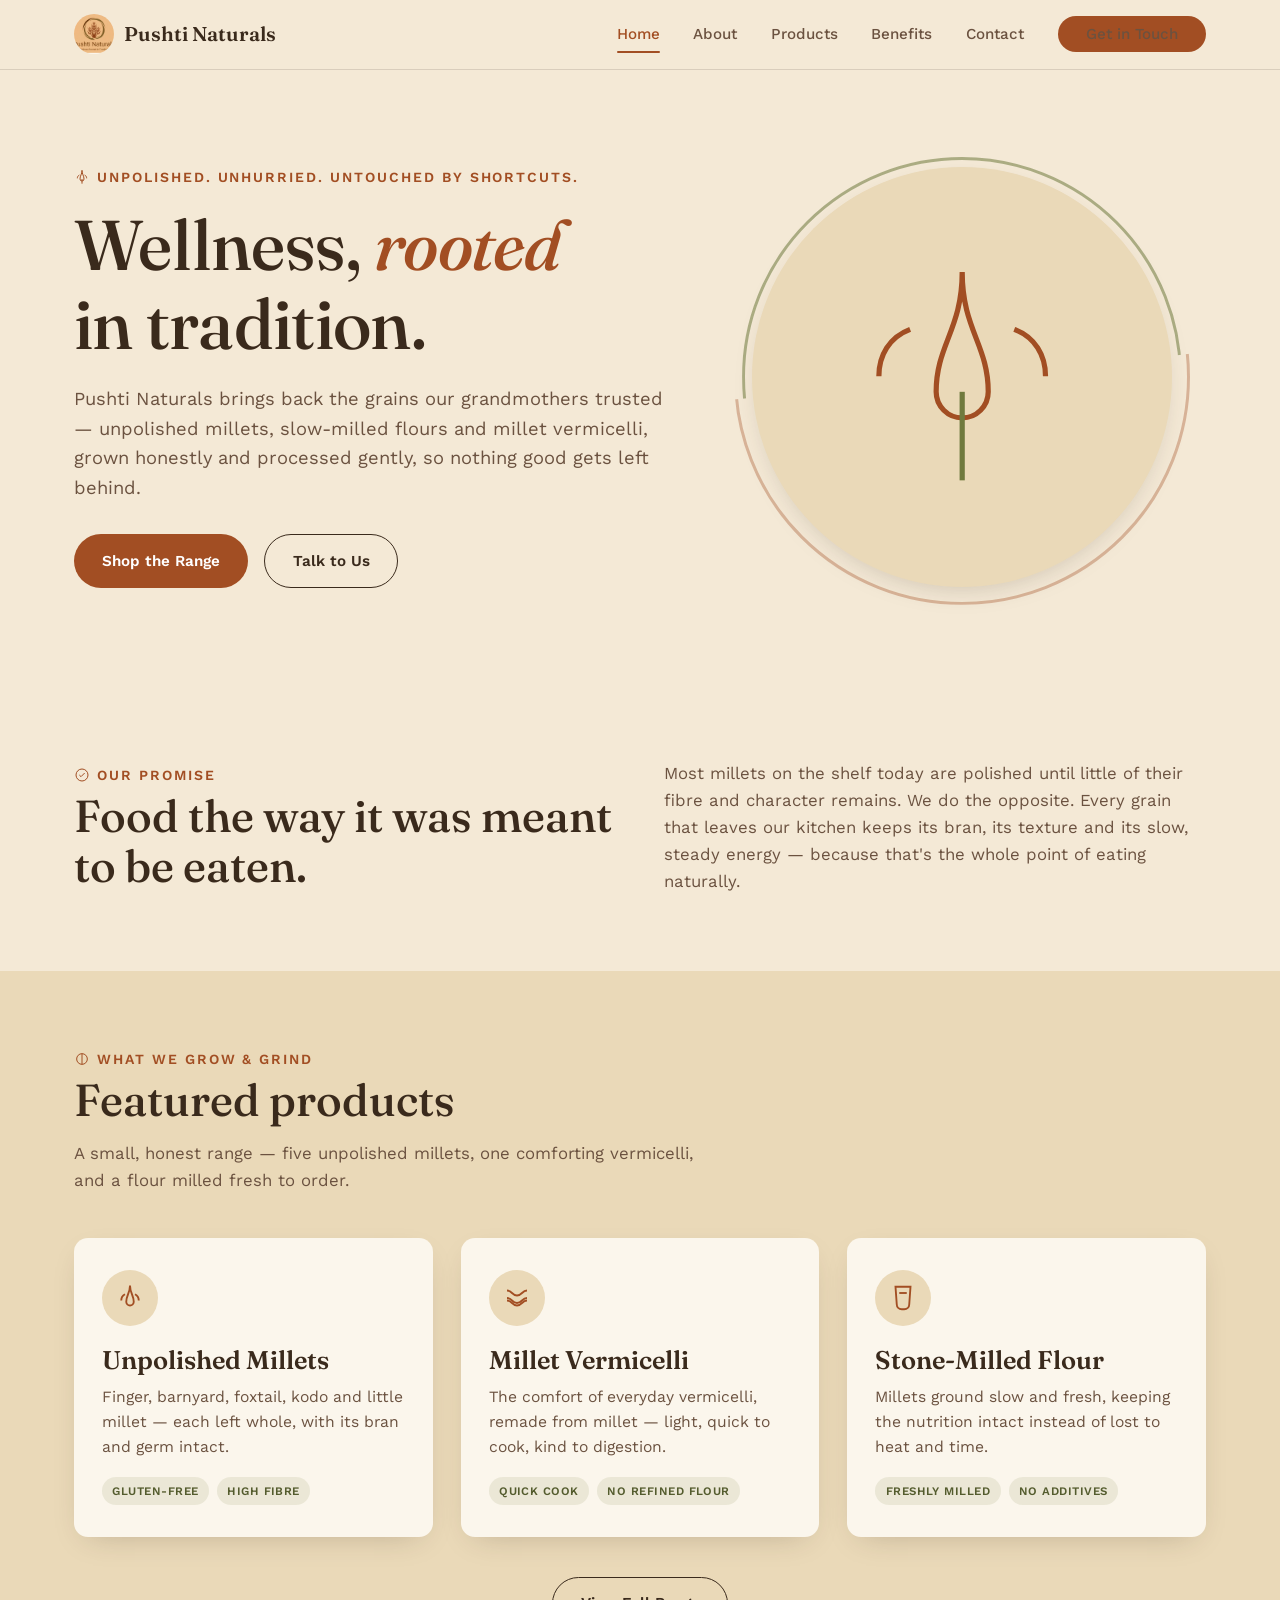
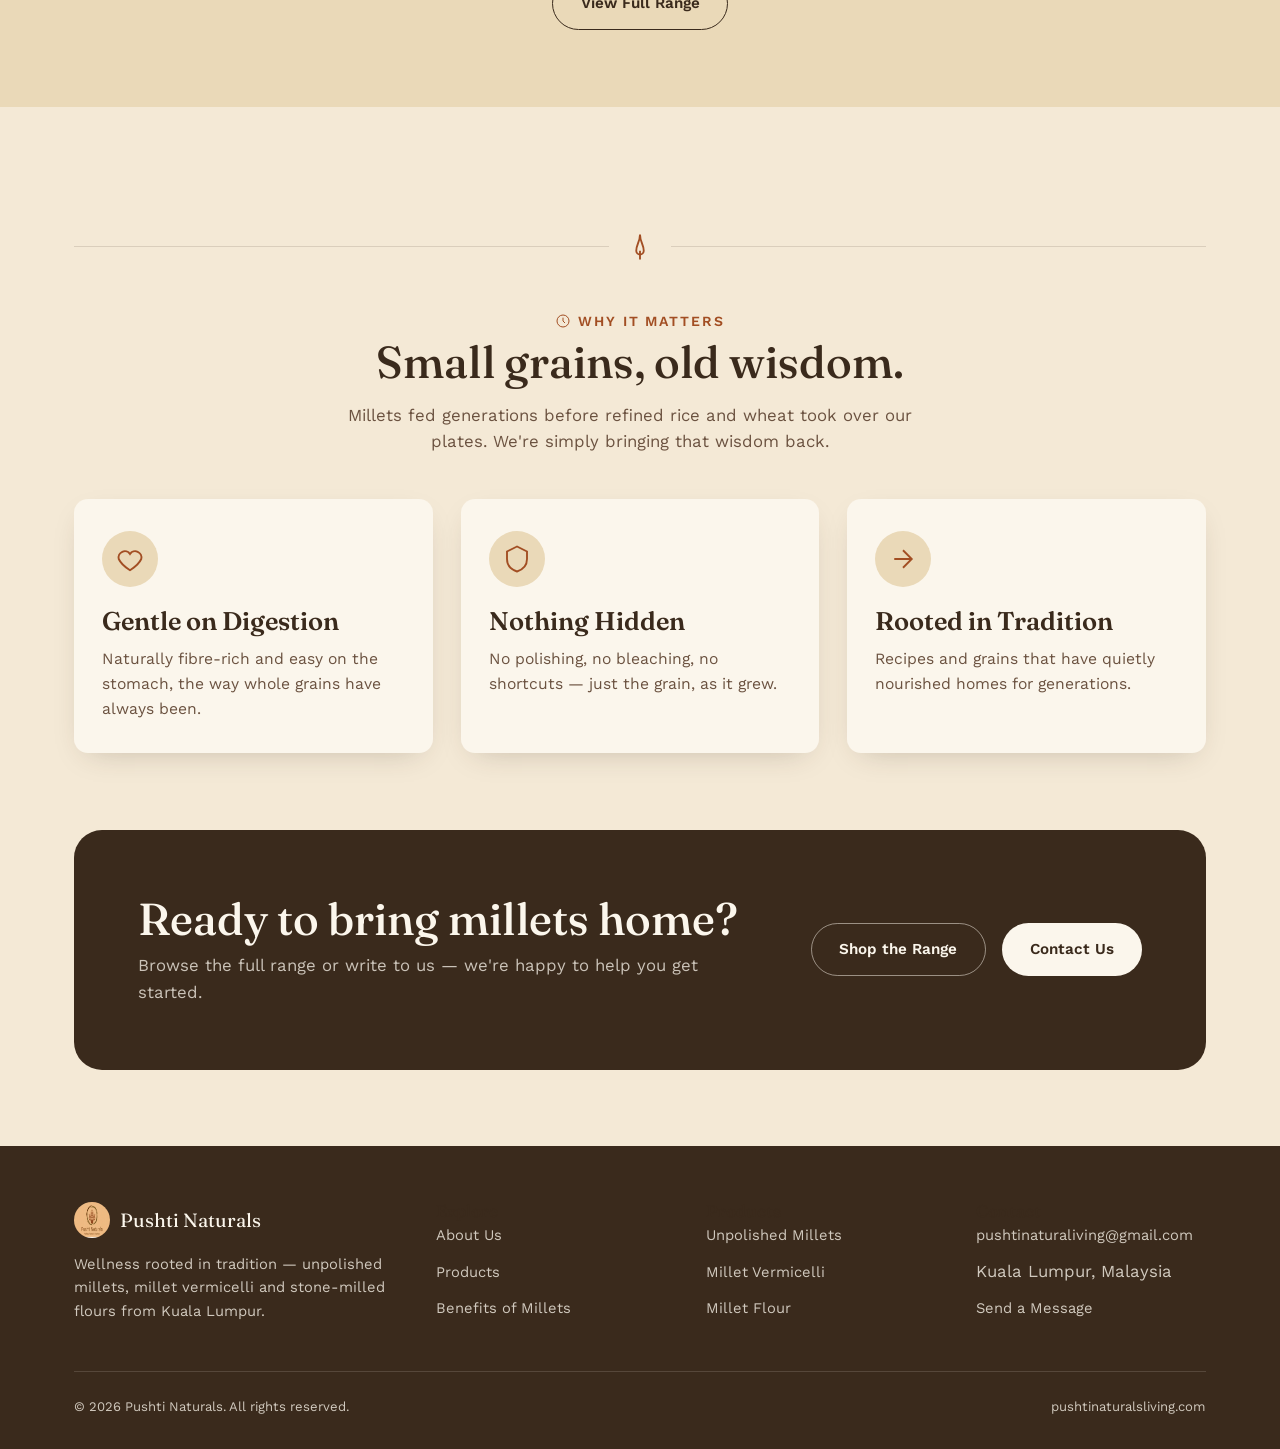
<file: index.html>
<!DOCTYPE html>
<html lang="en">
<head>
<meta charset="UTF-8" />
<meta name="viewport" content="width=device-width, initial-scale=1.0" />
<title>Pushti Naturals — Wellness Rooted in Tradition</title>
<meta name="description" content="Pushti Naturals brings unpolished millets, millet vermicelli and stone-ground flours to your kitchen — natural, minimally processed foods rooted in tradition." />
<meta name="theme-color" content="#F4E9D6" />

<!-- Open Graph -->
<meta property="og:title" content="Pushti Naturals — Wellness Rooted in Tradition" />
<meta property="og:description" content="Unpolished millets, millet vermicelli and stone-ground flours, grown honestly and processed gently." />
<meta property="og:type" content="website" />
<meta property="og:url" content="https://pushtinaturalsliving.com/" />
<meta property="og:image" content="assets/logo.jpg" />

<link rel="icon" href="assets/logo.jpg" type="image/jpeg" />
<link rel="canonical" href="https://pushtinaturalsliving.com/" />

<link rel="preconnect" href="https://fonts.googleapis.com" />
<link rel="preconnect" href="https://fonts.gstatic.com" crossorigin />
<link href="https://fonts.googleapis.com/css2?family=Fraunces:ital,opsz,wght@0,9..144,300;0,9..144,500;0,9..144,600;1,9..144,500&family=Work+Sans:wght@400;500;600;700&display=swap" rel="stylesheet" />

<link rel="stylesheet" href="css/style.css" />
</head>
<body>

<header class="site-header">
  <nav class="nav container" aria-label="Primary">
    <a href="index.html" class="nav__brand">
      <img src="assets/logo.jpg" alt="Pushti Naturals logo" />
      Pushti Naturals
    </a>
    <button class="nav__toggle" aria-label="Toggle menu" aria-expanded="false">
      <span></span><span></span><span></span>
    </button>
    <div class="nav__links">
      <a href="index.html" aria-current="page">Home</a>
      <a href="about.html">About</a>
      <a href="products.html">Products</a>
      <a href="benefits.html">Benefits</a>
      <a href="contact.html">Contact</a>
      <a href="contact.html" class="btn btn--primary">Get in Touch</a>
    </div>
  </nav>
</header>

<main>

  <!-- Hero -->
  <section class="hero container">
    <div class="hero__grid">
      <div>
        <span class="hero__eyebrow eyebrow">
          <svg viewBox="0 0 24 24" fill="none" stroke="currentColor" stroke-width="1.5"><path d="M12 2c0 6-3 8-3 13a3 3 0 0 0 6 0c0-5-3-7-3-13Z"/><path d="M12 15V22"/><path d="M8 9c-2 1-3 3-3 5"/><path d="M16 9c2 1 3 3 3 5"/></svg>
          Unpolished. Unhurried. Untouched by shortcuts.
        </span>
        <h1>Wellness, <em>rooted</em><br />in tradition.</h1>
        <p class="lede">
          Pushti Naturals brings back the grains our grandmothers trusted —
          unpolished millets, slow-milled flours and millet vermicelli,
          grown honestly and processed gently, so nothing good gets left behind.
        </p>
        <div class="hero__actions">
          <a href="products.html" class="btn btn--primary">Shop the Range</a>
          <a href="contact.html" class="btn btn--ghost">Talk to Us</a>
        </div>
      </div>
      <div class="hero__art">
        <div class="grain-ring">
          <svg viewBox="0 0 100 100" fill="none" stroke="currentColor" stroke-width="2" style="color:var(--clr-rust)">
            <path d="M50 10c0 22-10 28-10 46a10 10 0 0 0 20 0c0-18-10-24-10-46Z"/>
            <path d="M30 32c-8 3-12 10-12 18" />
            <path d="M70 32c8 3 12 10 12 18" />
            <path d="M50 56V90" stroke="#707A3E"/>
          </svg>
        </div>
      </div>
    </div>
  </section>

  <!-- Intro -->
  <section class="section container reveal">
    <div class="split">
      <div>
        <span class="eyebrow">
          <svg viewBox="0 0 24 24" fill="none" stroke="currentColor" stroke-width="1.5"><circle cx="12" cy="12" r="9"/><path d="M8 12l2.5 2.5L16 9"/></svg>
          Our Promise
        </span>
        <h2>Food the way it was meant to be eaten.</h2>
      </div>
      <div>
        <p>
          Most millets on the shelf today are polished until little of their
          fibre and character remains. We do the opposite. Every grain that
          leaves our kitchen keeps its bran, its texture and its slow, steady
          energy — because that's the whole point of eating naturally.
        </p>
      </div>
    </div>
  </section>

  <!-- Featured products -->
  <section class="section section--alt">
    <div class="container">
      <div class="section-head reveal">
        <span class="eyebrow">
          <svg viewBox="0 0 24 24" fill="none" stroke="currentColor" stroke-width="1.5"><path d="M4 12a8 8 0 1 0 16 0"/><path d="M4 12a8 8 0 1 1 16 0"/><path d="M12 4v16"/></svg>
          What We Grow &amp; Grind
        </span>
        <h2>Featured products</h2>
        <p>A small, honest range — five unpolished millets, one comforting vermicelli, and a flour milled fresh to order.</p>
      </div>

      <div class="grid grid--3">
        <article class="card reveal">
          <div class="card__icon">
            <svg viewBox="0 0 24 24" fill="none" stroke="currentColor" stroke-width="1.5"><path d="M12 2c0 6-3 8-3 13a3 3 0 0 0 6 0c0-5-3-7-3-13Z"/><path d="M8 9c-2 1-3 3-3 5"/><path d="M16 9c2 1 3 3 3 5"/></svg>
          </div>
          <h3>Unpolished Millets</h3>
          <p>Finger, barnyard, foxtail, kodo and little millet — each left whole, with its bran and germ intact.</p>
          <div class="card__tag-row">
            <span class="tag">Gluten-Free</span>
            <span class="tag">High Fibre</span>
          </div>
        </article>

        <article class="card reveal">
          <div class="card__icon">
            <svg viewBox="0 0 24 24" fill="none" stroke="currentColor" stroke-width="1.5"><path d="M4 6c4 0 4 4 8 4s4-4 8-4"/><path d="M4 12c4 0 4 4 8 4s4-4 8-4"/><path d="M4 18c4 0 4 4 8 4s4-4 8-4" transform="translate(0,-4)"/></svg>
          </div>
          <h3>Millet Vermicelli</h3>
          <p>The comfort of everyday vermicelli, remade from millet — light, quick to cook, kind to digestion.</p>
          <div class="card__tag-row">
            <span class="tag">Quick Cook</span>
            <span class="tag">No Refined Flour</span>
          </div>
        </article>

        <article class="card reveal">
          <div class="card__icon">
            <svg viewBox="0 0 24 24" fill="none" stroke="currentColor" stroke-width="1.5"><path d="M6 3h12l-1 14a4 4 0 0 1-4 4h-2a4 4 0 0 1-4-4L6 3Z"/><path d="M9 8h6"/></svg>
          </div>
          <h3>Stone-Milled Flour</h3>
          <p>Millets ground slow and fresh, keeping the nutrition intact instead of lost to heat and time.</p>
          <div class="card__tag-row">
            <span class="tag">Freshly Milled</span>
            <span class="tag">No Additives</span>
          </div>
        </article>
      </div>

      <div class="center" style="margin-top: 2.5rem;">
        <a href="products.html" class="btn btn--ghost">View Full Range</a>
      </div>
    </div>
  </section>

  <!-- Why millets teaser -->
  <section class="section container">
    <div class="wheat-divider" aria-hidden="true">
      <svg viewBox="0 0 24 24" fill="none" stroke="currentColor" stroke-width="1.5"><path d="M12 2c0 6-3 8-3 13a3 3 0 0 0 6 0c0-5-3-7-3-13Z"/><path d="M12 15V22"/></svg>
    </div>
    <div class="section-head center reveal">
      <span class="eyebrow"><svg viewBox="0 0 24 24" fill="none" stroke="currentColor" stroke-width="1.5"><circle cx="12" cy="12" r="9"/><path d="M12 7v5l3 3"/></svg> Why It Matters</span>
      <h2>Small grains, old wisdom.</h2>
      <p>Millets fed generations before refined rice and wheat took over our plates. We're simply bringing that wisdom back.</p>
    </div>

    <div class="grid grid--3">
      <article class="card reveal">
        <div class="card__icon"><svg viewBox="0 0 24 24" fill="none" stroke="currentColor" stroke-width="1.5"><path d="M12 21s-7-4.5-9-9a5 5 0 0 1 9-4 5 5 0 0 1 9 4c-2 4.5-9 9-9 9Z"/></svg></div>
        <h3>Gentle on Digestion</h3>
        <p>Naturally fibre-rich and easy on the stomach, the way whole grains have always been.</p>
      </article>
      <article class="card reveal">
        <div class="card__icon"><svg viewBox="0 0 24 24" fill="none" stroke="currentColor" stroke-width="1.5"><path d="M12 2 4 6v6c0 5 3.5 8.5 8 10 4.5-1.5 8-5 8-10V6l-8-4Z"/></svg></div>
        <h3>Nothing Hidden</h3>
        <p>No polishing, no bleaching, no shortcuts — just the grain, as it grew.</p>
      </article>
      <article class="card reveal">
        <div class="card__icon"><svg viewBox="0 0 24 24" fill="none" stroke="currentColor" stroke-width="1.5"><path d="M5 12h14M12 5l7 7-7 7"/></svg></div>
        <h3>Rooted in Tradition</h3>
        <p>Recipes and grains that have quietly nourished homes for generations.</p>
      </article>
    </div>
  </section>

  <!-- CTA -->
  <section class="container" style="padding-bottom: clamp(3.5rem, 6vw, 6.5rem);">
    <div class="cta-band reveal">
      <div>
        <h2>Ready to bring millets home?</h2>
        <p>Browse the full range or write to us — we're happy to help you get started.</p>
      </div>
      <div style="display:flex; gap:1rem; flex-wrap:wrap;">
        <a href="products.html" class="btn btn--on-dark">Shop the Range</a>
        <a href="contact.html" class="btn" style="background:var(--clr-paper); color:var(--clr-brown-deep);">Contact Us</a>
      </div>
    </div>
  </section>

</main>

<footer class="site-footer">
  <div class="container">
    <div class="footer__grid">
      <div>
        <div class="footer__brand">
          <img src="assets/logo.jpg" alt="Pushti Naturals logo" />
          Pushti Naturals
        </div>
        <p>Wellness rooted in tradition — unpolished millets, millet vermicelli and stone-milled flours from Kuala Lumpur.</p>
      </div>
      <div>
        <h4>Explore</h4>
        <ul>
          <li><a href="about.html">About Us</a></li>
          <li><a href="products.html">Products</a></li>
          <li><a href="benefits.html">Benefits of Millets</a></li>
        </ul>
      </div>
      <div>
        <h4>Products</h4>
        <ul>
          <li><a href="products.html#millets">Unpolished Millets</a></li>
          <li><a href="products.html#vermicelli">Millet Vermicelli</a></li>
          <li><a href="products.html#flour">Millet Flour</a></li>
        </ul>
      </div>
      <div>
        <h4>Contact</h4>
        <ul>
          <li><a href="mailto:pushtinaturaliving@gmail.com">pushtinaturaliving@gmail.com</a></li>
          <li>Kuala Lumpur, Malaysia</li>
          <li><a href="contact.html">Send a Message</a></li>
        </ul>
      </div>
    </div>
    <div class="footer__bottom">
      <span>&copy; <span data-year>2026</span> Pushti Naturals. All rights reserved.</span>
      <span>pushtinaturalsliving.com</span>
    </div>
  </div>
</footer>

<script src="js/main.js"></script>
</body>
</html>
</file>
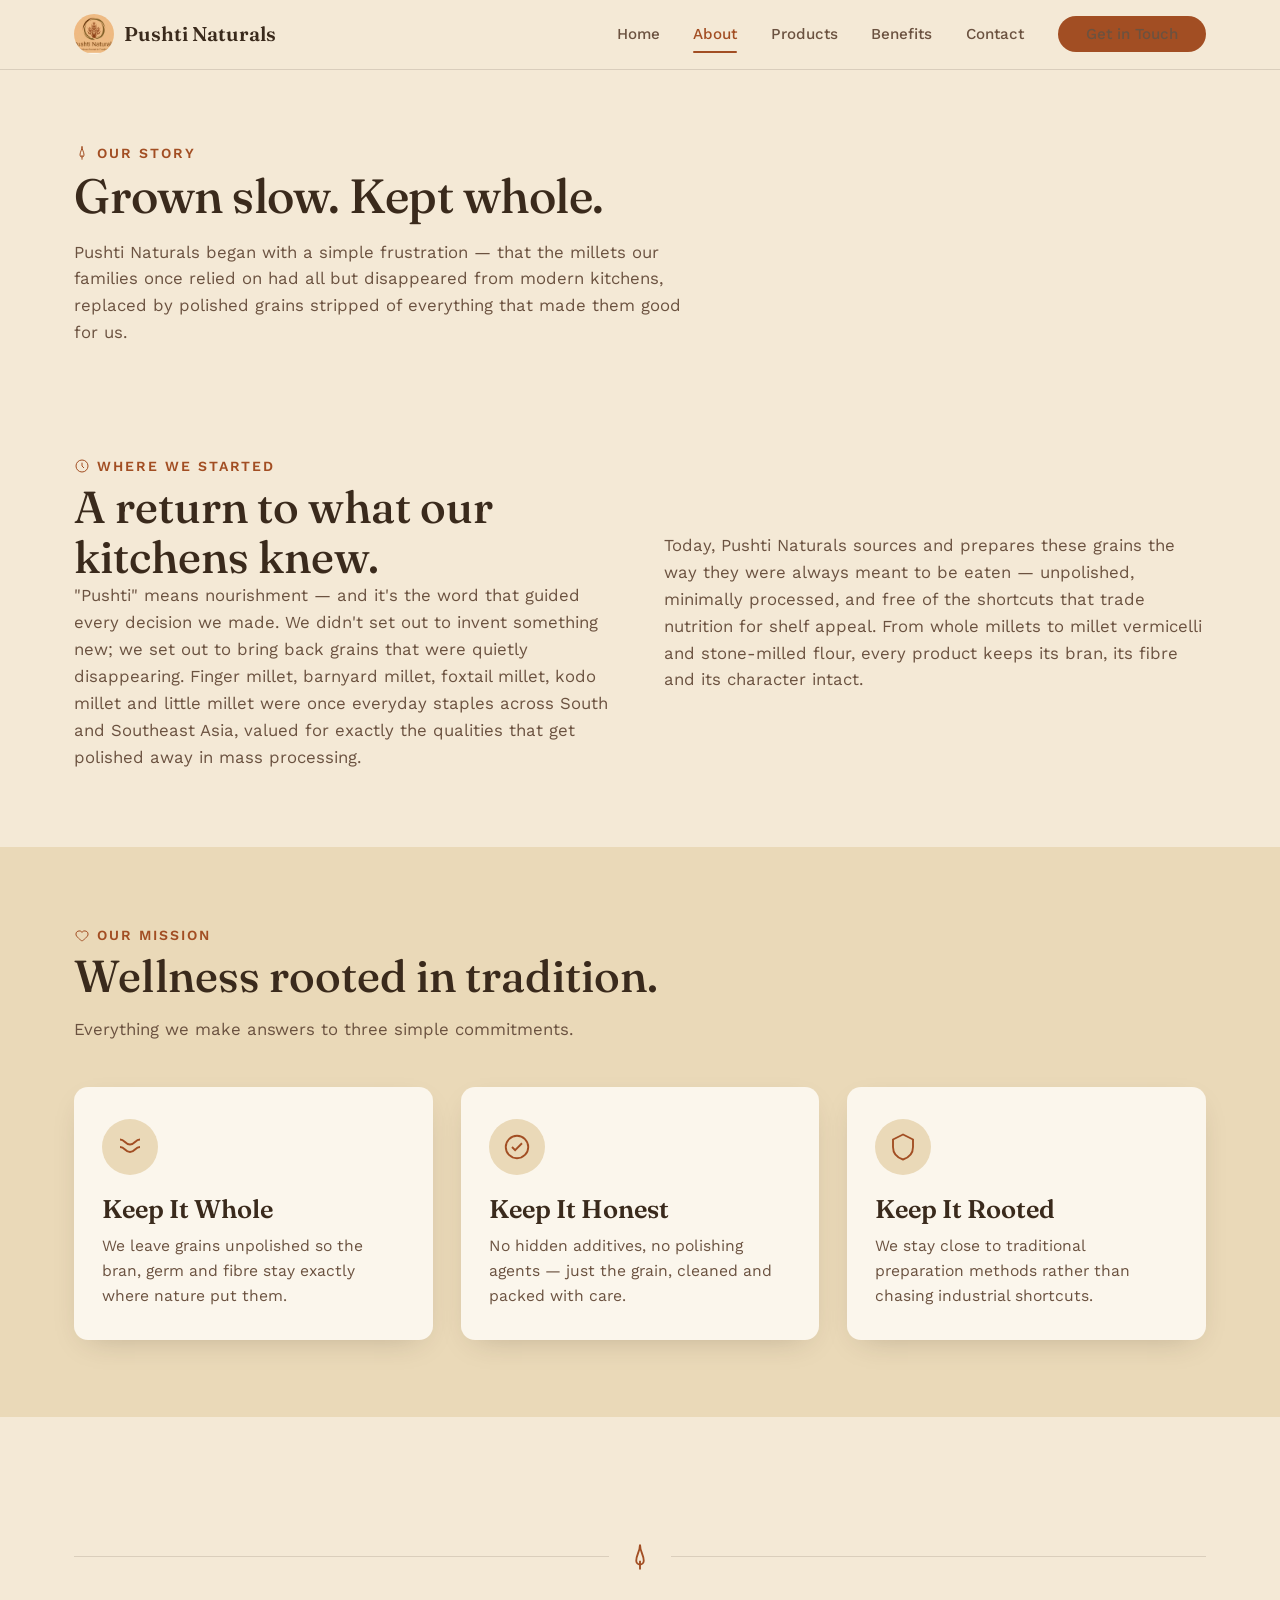
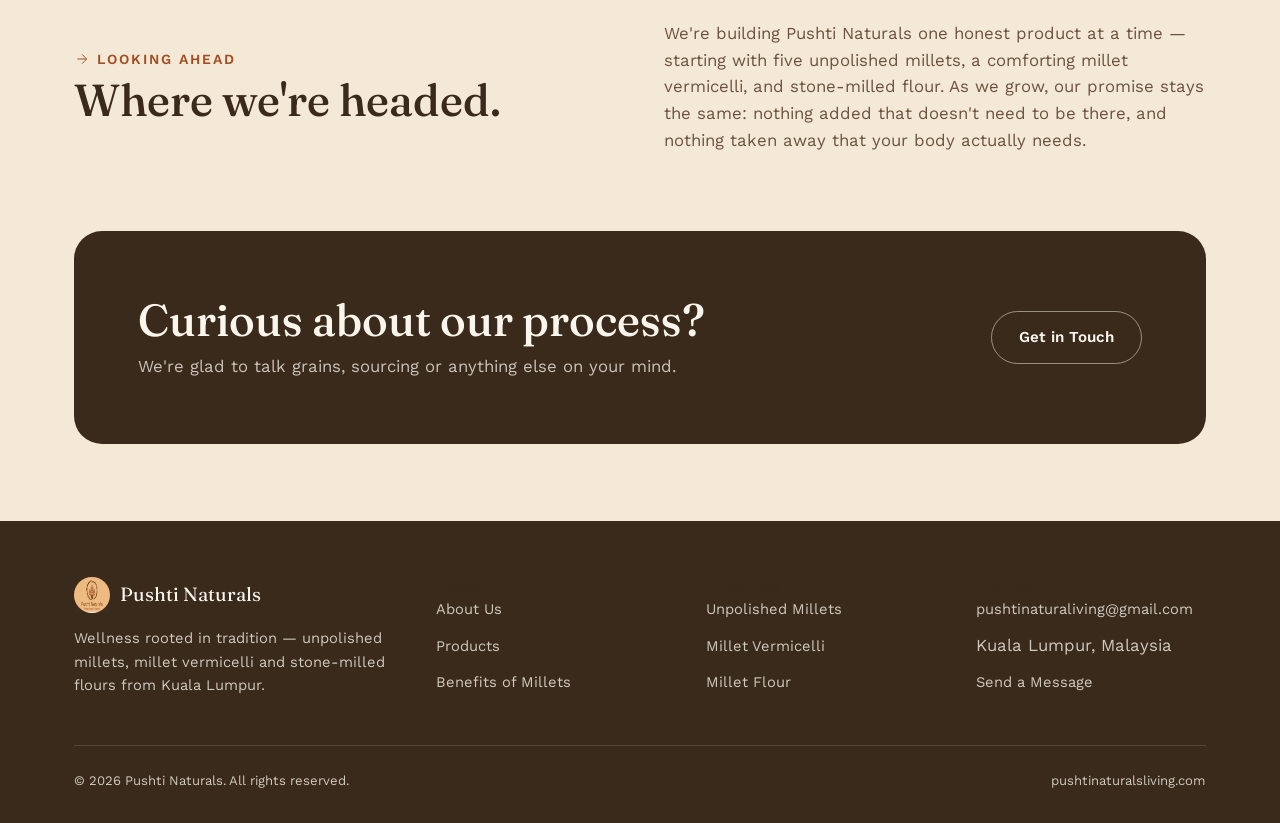
<file: about.html>
<!DOCTYPE html>
<html lang="en">
<head>
<meta charset="UTF-8" />
<meta name="viewport" content="width=device-width, initial-scale=1.0" />
<title>About Us — Pushti Naturals</title>
<meta name="description" content="Learn the story behind Pushti Naturals and our mission to bring unpolished millets and traditional grains back to modern kitchens." />
<meta property="og:title" content="About Pushti Naturals" />
<meta property="og:description" content="Our story, mission and wellness philosophy." />
<meta property="og:type" content="website" />
<meta property="og:url" content="https://pushtinaturalsliving.com/about.html" />
<link rel="icon" href="assets/logo.jpg" type="image/jpeg" />
<link rel="canonical" href="https://pushtinaturalsliving.com/about.html" />

<link rel="preconnect" href="https://fonts.googleapis.com" />
<link rel="preconnect" href="https://fonts.gstatic.com" crossorigin />
<link href="https://fonts.googleapis.com/css2?family=Fraunces:ital,opsz,wght@0,9..144,300;0,9..144,500;0,9..144,600;1,9..144,500&family=Work+Sans:wght@400;500;600;700&display=swap" rel="stylesheet" />
<link rel="stylesheet" href="css/style.css" />
</head>
<body>

<header class="site-header">
  <nav class="nav container" aria-label="Primary">
    <a href="index.html" class="nav__brand">
      <img src="assets/logo.jpg" alt="Pushti Naturals logo" />
      Pushti Naturals
    </a>
    <button class="nav__toggle" aria-label="Toggle menu" aria-expanded="false">
      <span></span><span></span><span></span>
    </button>
    <div class="nav__links">
      <a href="index.html">Home</a>
      <a href="about.html" aria-current="page">About</a>
      <a href="products.html">Products</a>
      <a href="benefits.html">Benefits</a>
      <a href="contact.html">Contact</a>
      <a href="contact.html" class="btn btn--primary">Get in Touch</a>
    </div>
  </nav>
</header>

<main>
  <section class="page-banner container reveal">
    <span class="eyebrow">
      <svg viewBox="0 0 24 24" fill="none" stroke="currentColor" stroke-width="1.5"><path d="M12 2c0 6-3 8-3 13a3 3 0 0 0 6 0c0-5-3-7-3-13Z"/><path d="M12 15V22"/></svg>
      Our Story
    </span>
    <h1>Grown slow. Kept whole.</h1>
    <p>Pushti Naturals began with a simple frustration — that the millets our
      families once relied on had all but disappeared from modern kitchens,
      replaced by polished grains stripped of everything that made them good
      for us.</p>
  </section>

  <section class="section container">
    <div class="split">
      <div class="reveal">
        <span class="eyebrow"><svg viewBox="0 0 24 24" fill="none" stroke="currentColor" stroke-width="1.5"><circle cx="12" cy="12" r="9"/><path d="M12 7v5l3 3"/></svg> Where We Started</span>
        <h2>A return to what our kitchens knew.</h2>
        <p>
          "Pushti" means nourishment — and it's the word that guided every
          decision we made. We didn't set out to invent something new; we
          set out to bring back grains that were quietly disappearing.
          Finger millet, barnyard millet, foxtail millet, kodo millet and
          little millet were once everyday staples across South and
          Southeast Asia, valued for exactly the qualities that get
          polished away in mass processing.
        </p>
      </div>
      <div class="reveal">
        <p>
          Today, Pushti Naturals sources and prepares these grains the way
          they were always meant to be eaten — unpolished, minimally
          processed, and free of the shortcuts that trade nutrition for
          shelf appeal. From whole millets to millet vermicelli and
          stone-milled flour, every product keeps its bran, its fibre and
          its character intact.
        </p>
      </div>
    </div>
  </section>

  <section class="section section--alt">
    <div class="container">
      <div class="section-head reveal">
        <span class="eyebrow"><svg viewBox="0 0 24 24" fill="none" stroke="currentColor" stroke-width="1.5"><path d="M12 21s-7-4.5-9-9a5 5 0 0 1 9-4 5 5 0 0 1 9 4c-2 4.5-9 9-9 9Z"/></svg> Our Mission</span>
        <h2>Wellness rooted in tradition.</h2>
        <p>Everything we make answers to three simple commitments.</p>
      </div>

      <div class="grid grid--3">
        <article class="card reveal">
          <div class="card__icon"><svg viewBox="0 0 24 24" fill="none" stroke="currentColor" stroke-width="1.5"><path d="M4 6c4 0 4 4 8 4s4-4 8-4"/><path d="M4 12c4 0 4 4 8 4s4-4 8-4"/></svg></div>
          <h3>Keep It Whole</h3>
          <p>We leave grains unpolished so the bran, germ and fibre stay exactly where nature put them.</p>
        </article>
        <article class="card reveal">
          <div class="card__icon"><svg viewBox="0 0 24 24" fill="none" stroke="currentColor" stroke-width="1.5"><circle cx="12" cy="12" r="9"/><path d="M8 12l2.5 2.5L16 9"/></svg></div>
          <h3>Keep It Honest</h3>
          <p>No hidden additives, no polishing agents — just the grain, cleaned and packed with care.</p>
        </article>
        <article class="card reveal">
          <div class="card__icon"><svg viewBox="0 0 24 24" fill="none" stroke="currentColor" stroke-width="1.5"><path d="M12 2 4 6v6c0 5 3.5 8.5 8 10 4.5-1.5 8-5 8-10V6l-8-4Z"/></svg></div>
          <h3>Keep It Rooted</h3>
          <p>We stay close to traditional preparation methods rather than chasing industrial shortcuts.</p>
        </article>
      </div>
    </div>
  </section>

  <section class="section container">
    <div class="wheat-divider" aria-hidden="true">
      <svg viewBox="0 0 24 24" fill="none" stroke="currentColor" stroke-width="1.5"><path d="M12 2c0 6-3 8-3 13a3 3 0 0 0 6 0c0-5-3-7-3-13Z"/><path d="M12 15V22"/></svg>
    </div>
    <div class="split">
      <div class="reveal">
        <span class="eyebrow"><svg viewBox="0 0 24 24" fill="none" stroke="currentColor" stroke-width="1.5"><path d="M5 12h14M12 5l7 7-7 7"/></svg> Looking Ahead</span>
        <h2>Where we're headed.</h2>
      </div>
      <div class="reveal">
        <p>
          We're building Pushti Naturals one honest product at a time —
          starting with five unpolished millets, a comforting millet
          vermicelli, and stone-milled flour. As we grow, our promise stays
          the same: nothing added that doesn't need to be there, and
          nothing taken away that your body actually needs.
        </p>
      </div>
    </div>
  </section>

  <section class="container" style="padding-bottom: clamp(3.5rem, 6vw, 6.5rem);">
    <div class="cta-band reveal">
      <div>
        <h2>Curious about our process?</h2>
        <p>We're glad to talk grains, sourcing or anything else on your mind.</p>
      </div>
      <a href="contact.html" class="btn btn--on-dark">Get in Touch</a>
    </div>
  </section>
</main>

<footer class="site-footer">
  <div class="container">
    <div class="footer__grid">
      <div>
        <div class="footer__brand">
          <img src="assets/logo.jpg" alt="Pushti Naturals logo" />
          Pushti Naturals
        </div>
        <p>Wellness rooted in tradition — unpolished millets, millet vermicelli and stone-milled flours from Kuala Lumpur.</p>
      </div>
      <div>
        <h4>Explore</h4>
        <ul>
          <li><a href="about.html">About Us</a></li>
          <li><a href="products.html">Products</a></li>
          <li><a href="benefits.html">Benefits of Millets</a></li>
        </ul>
      </div>
      <div>
        <h4>Products</h4>
        <ul>
          <li><a href="products.html#millets">Unpolished Millets</a></li>
          <li><a href="products.html#vermicelli">Millet Vermicelli</a></li>
          <li><a href="products.html#flour">Millet Flour</a></li>
        </ul>
      </div>
      <div>
        <h4>Contact</h4>
        <ul>
          <li><a href="mailto:pushtinaturaliving@gmail.com">pushtinaturaliving@gmail.com</a></li>
          <li>Kuala Lumpur, Malaysia</li>
          <li><a href="contact.html">Send a Message</a></li>
        </ul>
      </div>
    </div>
    <div class="footer__bottom">
      <span>&copy; <span data-year>2026</span> Pushti Naturals. All rights reserved.</span>
      <span>pushtinaturalsliving.com</span>
    </div>
  </div>
</footer>

<script src="js/main.js"></script>
</body>
</html>
</file>
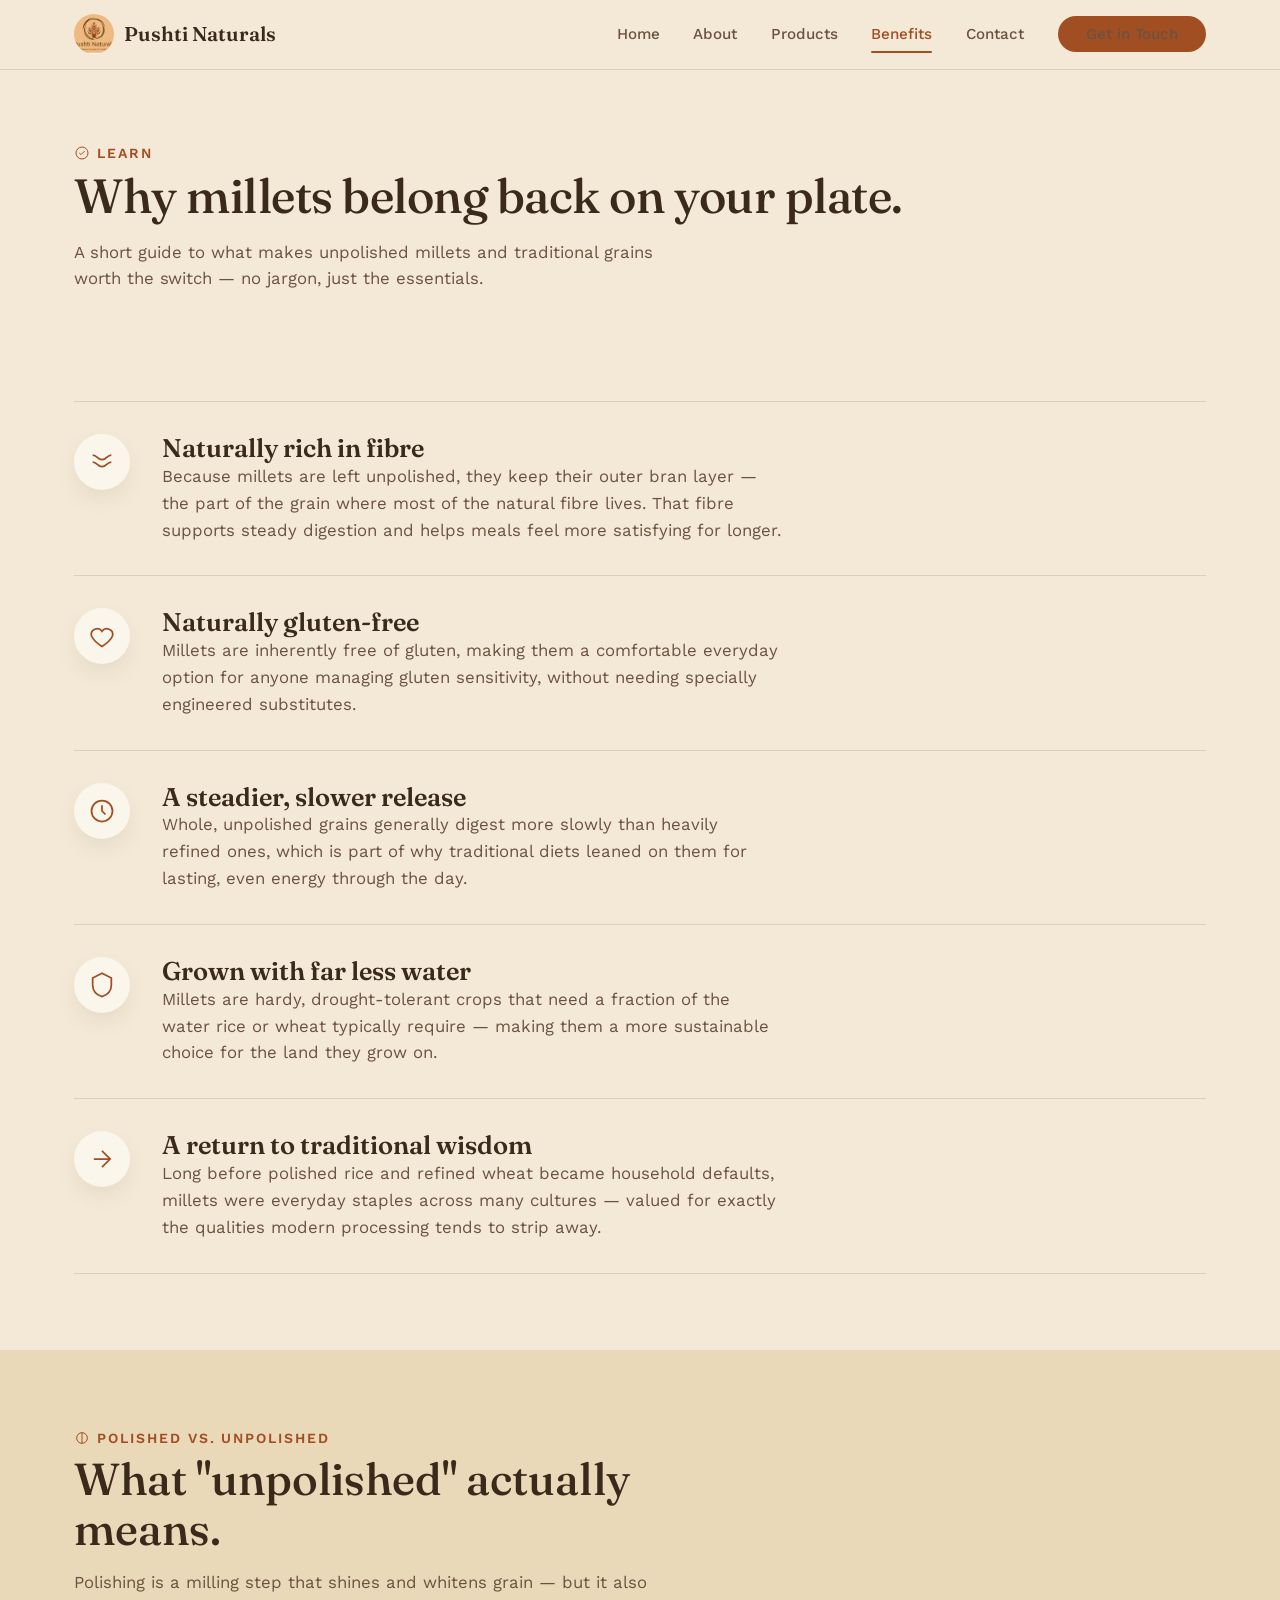
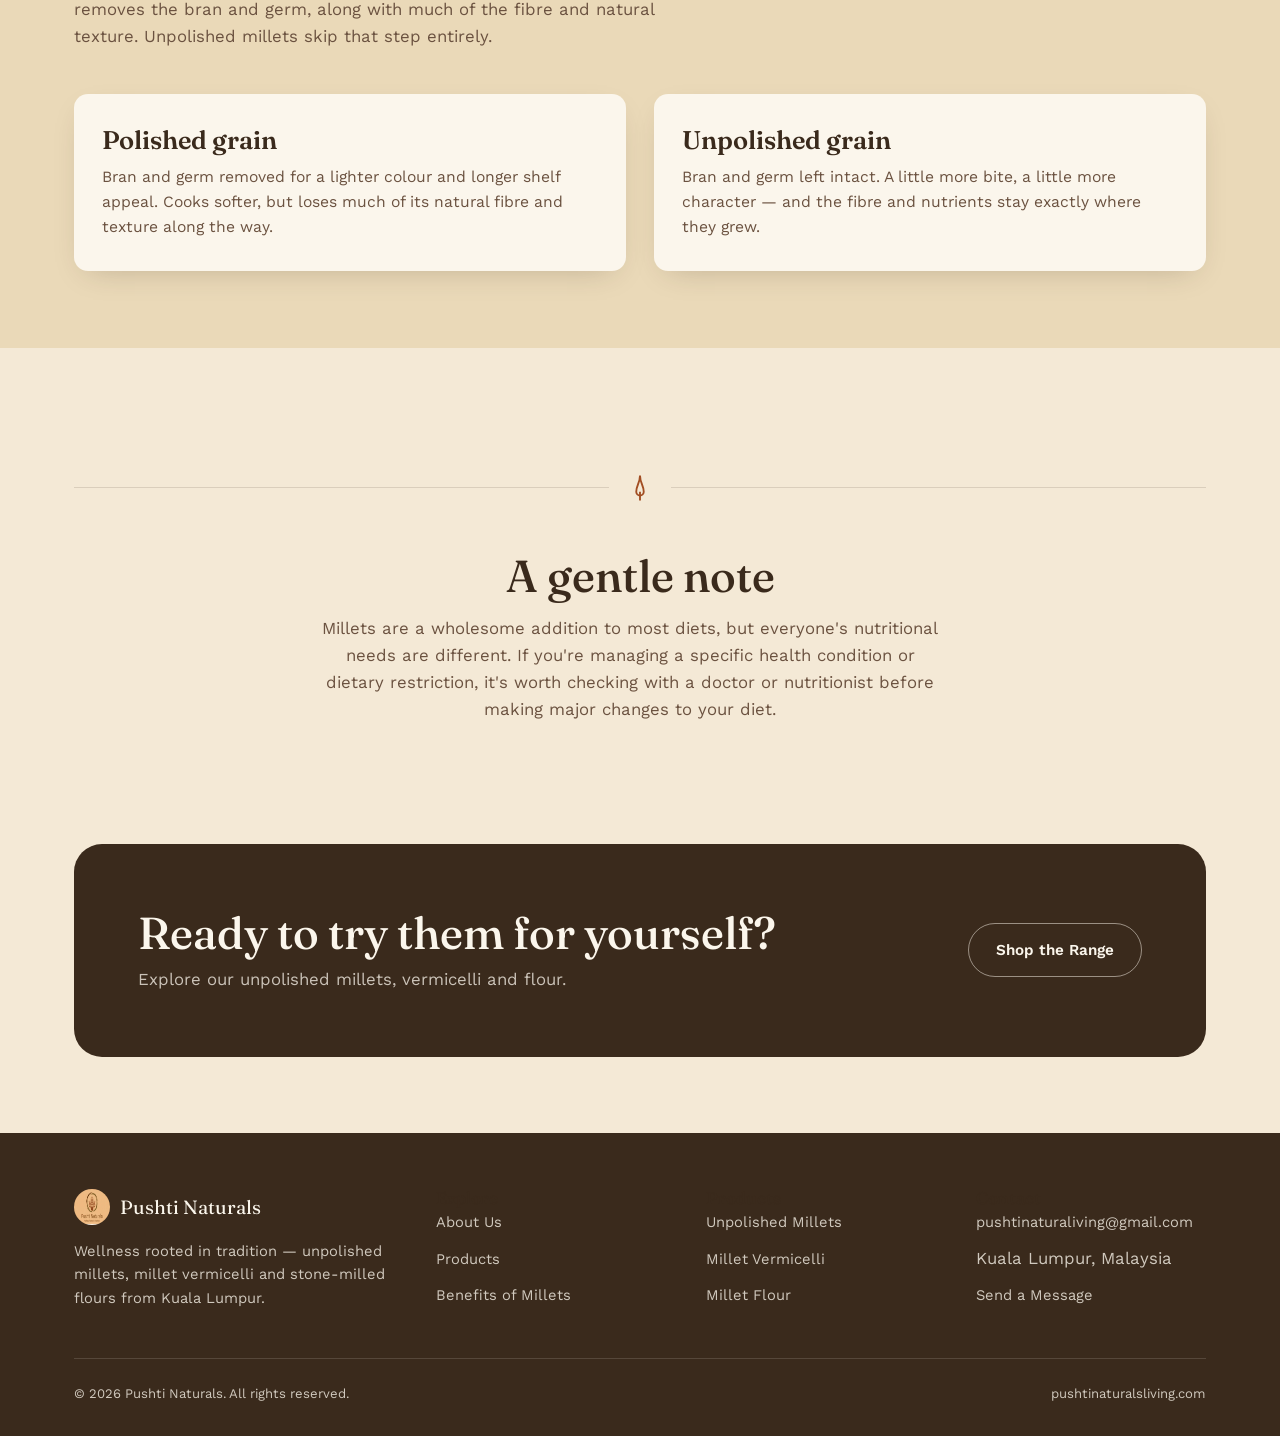
<file: benefit.html>
<!DOCTYPE html>
<html lang="en">
<head>
<meta charset="UTF-8" />
<meta name="viewport" content="width=device-width, initial-scale=1.0" />
<title>Benefits of Millets — Pushti Naturals</title>
<meta name="description" content="Learn why unpolished millets and traditional grains are a wholesome, sustainable choice for everyday wellness." />
<meta property="og:title" content="Benefits of Millets — Pushti Naturals" />
<meta property="og:description" content="Educational guide to unpolished millets and natural foods." />
<meta property="og:type" content="website" />
<meta property="og:url" content="https://pushtinaturalsliving.com/benefits.html" />
<link rel="icon" href="assets/logo.jpg" type="image/jpeg" />
<link rel="canonical" href="https://pushtinaturalsliving.com/benefits.html" />

<link rel="preconnect" href="https://fonts.googleapis.com" />
<link rel="preconnect" href="https://fonts.gstatic.com" crossorigin />
<link href="https://fonts.googleapis.com/css2?family=Fraunces:ital,opsz,wght@0,9..144,300;0,9..144,500;0,9..144,600;1,9..144,500&family=Work+Sans:wght@400;500;600;700&display=swap" rel="stylesheet" />
<link rel="stylesheet" href="css/style.css" />
</head>
<body>

<header class="site-header">
  <nav class="nav container" aria-label="Primary">
    <a href="index.html" class="nav__brand">
      <img src="assets/logo.jpg" alt="Pushti Naturals logo" />
      Pushti Naturals
    </a>
    <button class="nav__toggle" aria-label="Toggle menu" aria-expanded="false">
      <span></span><span></span><span></span>
    </button>
    <div class="nav__links">
      <a href="index.html">Home</a>
      <a href="about.html">About</a>
      <a href="products.html">Products</a>
      <a href="benefits.html" aria-current="page">Benefits</a>
      <a href="contact.html">Contact</a>
      <a href="contact.html" class="btn btn--primary">Get in Touch</a>
    </div>
  </nav>
</header>

<main>
  <section class="page-banner container reveal">
    <span class="eyebrow">
      <svg viewBox="0 0 24 24" fill="none" stroke="currentColor" stroke-width="1.5"><circle cx="12" cy="12" r="9"/><path d="M8 12l2.5 2.5L16 9"/></svg>
      Learn
    </span>
    <h1>Why millets belong back on your plate.</h1>
    <p>A short guide to what makes unpolished millets and traditional grains
      worth the switch — no jargon, just the essentials.</p>
  </section>

  <section class="section container">
    <div class="benefit-row reveal">
      <div class="benefit-row__icon">
        <svg viewBox="0 0 24 24" fill="none" stroke="currentColor" stroke-width="1.5"><path d="M4 6c4 0 4 4 8 4s4-4 8-4"/><path d="M4 12c4 0 4 4 8 4s4-4 8-4"/></svg>
      </div>
      <div>
        <h3>Naturally rich in fibre</h3>
        <p>Because millets are left unpolished, they keep their outer bran layer — the part of the grain where most of the natural fibre lives. That fibre supports steady digestion and helps meals feel more satisfying for longer.</p>
      </div>
    </div>

    <div class="benefit-row reveal">
      <div class="benefit-row__icon">
        <svg viewBox="0 0 24 24" fill="none" stroke="currentColor" stroke-width="1.5"><path d="M12 21s-7-4.5-9-9a5 5 0 0 1 9-4 5 5 0 0 1 9 4c-2 4.5-9 9-9 9Z"/></svg>
      </div>
      <div>
        <h3>Naturally gluten-free</h3>
        <p>Millets are inherently free of gluten, making them a comfortable everyday option for anyone managing gluten sensitivity, without needing specially engineered substitutes.</p>
      </div>
    </div>

    <div class="benefit-row reveal">
      <div class="benefit-row__icon">
        <svg viewBox="0 0 24 24" fill="none" stroke="currentColor" stroke-width="1.5"><circle cx="12" cy="12" r="9"/><path d="M12 7v5l3 3"/></svg>
      </div>
      <div>
        <h3>A steadier, slower release</h3>
        <p>Whole, unpolished grains generally digest more slowly than heavily refined ones, which is part of why traditional diets leaned on them for lasting, even energy through the day.</p>
      </div>
    </div>

    <div class="benefit-row reveal">
      <div class="benefit-row__icon">
        <svg viewBox="0 0 24 24" fill="none" stroke="currentColor" stroke-width="1.5"><path d="M12 2 4 6v6c0 5 3.5 8.5 8 10 4.5-1.5 8-5 8-10V6l-8-4Z"/></svg>
      </div>
      <div>
        <h3>Grown with far less water</h3>
        <p>Millets are hardy, drought-tolerant crops that need a fraction of the water rice or wheat typically require — making them a more sustainable choice for the land they grow on.</p>
      </div>
    </div>

    <div class="benefit-row reveal">
      <div class="benefit-row__icon">
        <svg viewBox="0 0 24 24" fill="none" stroke="currentColor" stroke-width="1.5"><path d="M5 12h14M12 5l7 7-7 7"/></svg>
      </div>
      <div>
        <h3>A return to traditional wisdom</h3>
        <p>Long before polished rice and refined wheat became household defaults, millets were everyday staples across many cultures — valued for exactly the qualities modern processing tends to strip away.</p>
      </div>
    </div>
  </section>

  <section class="section section--alt">
    <div class="container">
      <div class="section-head reveal">
        <span class="eyebrow"><svg viewBox="0 0 24 24" fill="none" stroke="currentColor" stroke-width="1.5"><path d="M4 12a8 8 0 1 0 16 0"/><path d="M4 12a8 8 0 1 1 16 0"/><path d="M12 4v16"/></svg> Polished vs. Unpolished</span>
        <h2>What "unpolished" actually means.</h2>
        <p>Polishing is a milling step that shines and whitens grain — but it also removes the bran and germ, along with much of the fibre and natural texture. Unpolished millets skip that step entirely.</p>
      </div>

      <div class="grid grid--2">
        <article class="card reveal">
          <h3>Polished grain</h3>
          <p>Bran and germ removed for a lighter colour and longer shelf appeal. Cooks softer, but loses much of its natural fibre and texture along the way.</p>
        </article>
        <article class="card reveal">
          <h3>Unpolished grain</h3>
          <p>Bran and germ left intact. A little more bite, a little more character — and the fibre and nutrients stay exactly where they grew.</p>
        </article>
      </div>
    </div>
  </section>

  <section class="section container">
    <div class="wheat-divider" aria-hidden="true">
      <svg viewBox="0 0 24 24" fill="none" stroke="currentColor" stroke-width="1.5"><path d="M12 2c0 6-3 8-3 13a3 3 0 0 0 6 0c0-5-3-7-3-13Z"/><path d="M12 15V22"/></svg>
    </div>
    <div class="section-head center reveal">
      <h2>A gentle note</h2>
      <p>Millets are a wholesome addition to most diets, but everyone's
        nutritional needs are different. If you're managing a specific
        health condition or dietary restriction, it's worth checking with a
        doctor or nutritionist before making major changes to your diet.</p>
    </div>
  </section>

  <section class="container" style="padding-bottom: clamp(3.5rem, 6vw, 6.5rem);">
    <div class="cta-band reveal">
      <div>
        <h2>Ready to try them for yourself?</h2>
        <p>Explore our unpolished millets, vermicelli and flour.</p>
      </div>
      <a href="products.html" class="btn btn--on-dark">Shop the Range</a>
    </div>
  </section>
</main>

<footer class="site-footer">
  <div class="container">
    <div class="footer__grid">
      <div>
        <div class="footer__brand">
          <img src="assets/logo.jpg" alt="Pushti Naturals logo" />
          Pushti Naturals
        </div>
        <p>Wellness rooted in tradition — unpolished millets, millet vermicelli and stone-milled flours from Kuala Lumpur.</p>
      </div>
      <div>
        <h4>Explore</h4>
        <ul>
          <li><a href="about.html">About Us</a></li>
          <li><a href="products.html">Products</a></li>
          <li><a href="benefits.html">Benefits of Millets</a></li>
        </ul>
      </div>
      <div>
        <h4>Products</h4>
        <ul>
          <li><a href="products.html#millets">Unpolished Millets</a></li>
          <li><a href="products.html#vermicelli">Millet Vermicelli</a></li>
          <li><a href="products.html#flour">Millet Flour</a></li>
        </ul>
      </div>
      <div>
        <h4>Contact</h4>
        <ul>
          <li><a href="mailto:pushtinaturaliving@gmail.com">pushtinaturaliving@gmail.com</a></li>
          <li>Kuala Lumpur, Malaysia</li>
          <li><a href="contact.html">Send a Message</a></li>
        </ul>
      </div>
    </div>
    <div class="footer__bottom">
      <span>&copy; <span data-year>2026</span> Pushti Naturals. All rights reserved.</span>
      <span>pushtinaturalsliving.com</span>
    </div>
  </div>
</footer>

<script src="js/main.js"></script>
</body>
</html>
</file>
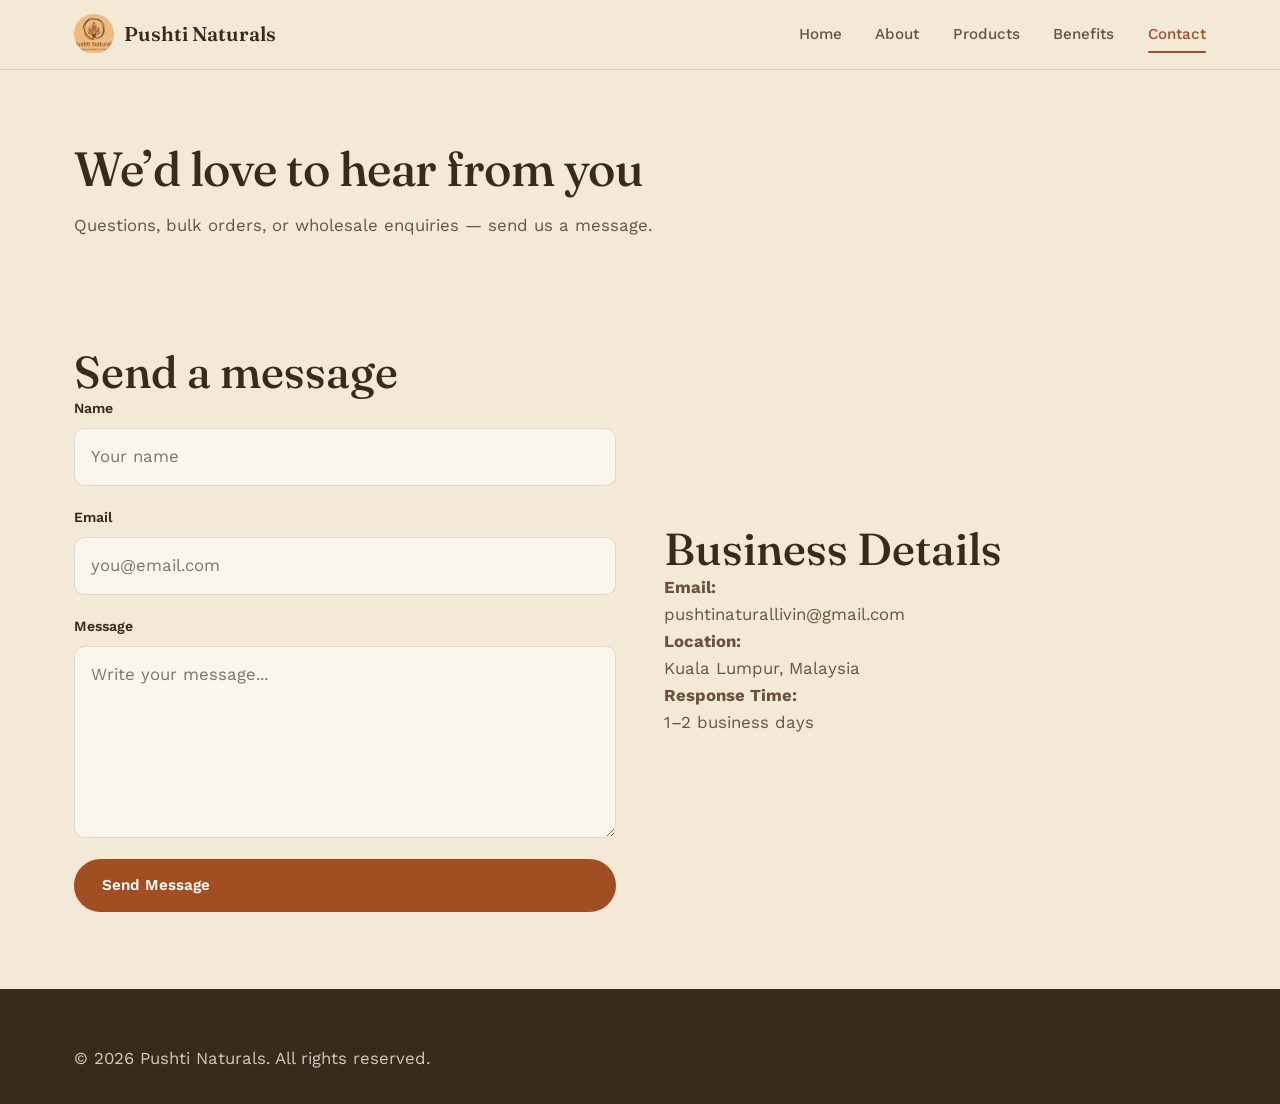
<file: contact.html>
<!DOCTYPE html>
<html lang="en">
<head>
<meta charset="UTF-8" />
<meta name="viewport" content="width=device-width, initial-scale=1.0" />

<title>Contact — Pushti Naturals</title>

<meta name="description" content="Get in touch with Pushti Naturals for orders, questions or wholesale enquiries." />
<meta property="og:title" content="Contact — Pushti Naturals" />
<meta property="og:description" content="Reach out about questions or orders enquiries." />
<meta property="og:type" content="website" />
<meta property="og:url" content="https://pushtinaturalsliving.com/contact.html" />

<link rel="icon" href="assets/logo.jpg" type="image/jpeg" />
<link rel="canonical" href="https://pushtinaturalsliving.com/contact.html" />

<link rel="preconnect" href="https://fonts.googleapis.com">
<link rel="preconnect" href="https://fonts.gstatic.com" crossorigin>
<link href="https://fonts.googleapis.com/css2?family=Fraunces:ital,opsz,wght@0,9..144,300;0,9..144,500;0,9..144,600;1,9..144,500&family=Work+Sans:wght@400;500;600;700&display=swap" rel="stylesheet">

<link rel="stylesheet" href="css/style.css" />
</head>

<body>

<header class="site-header">
  <nav class="nav container" aria-label="Primary">
    <a href="index.html" class="nav__brand">
      <img src="assets/logo.jpg" alt="Pushti Naturals logo" />
      Pushti Naturals
    </a>

    <button class="nav__toggle" aria-label="Toggle menu">
      <span></span><span></span><span></span>
    </button>

    <div class="nav__links">
      <a href="index.html">Home</a>
      <a href="about.html">About</a>
      <a href="products.html">Products</a>
      <a href="benefits.html">Benefits</a>
      <a href="contact.html" aria-current="page">Contact</a>
    </div>
  </nav>
</header>

<main>

<!-- HERO -->
<section class="page-banner container">
  <h1>We’d love to hear from you</h1>
  <p>Questions, bulk orders, or wholesale enquiries — send us a message.</p>
</section>

<!-- CONTACT SECTION -->
<section class="section container">

  <div class="split">

    <!-- FORM -->
    <div>

      <h2>Send a message</h2>

      <form
        action="https://api.web3forms.com/submit"
        method="POST"
        class="form">

        <!-- Web3Forms Access Key -->
        <input type="hidden" name="access_key" value="79c4f16e-023c-4f54-9359-1b9a76c4dc3a">

        <!-- Optional settings -->
        <input type="hidden" name="subject" value="New Contact Form — Pushti Naturals">
        <input type="hidden" name="from_name" value="Pushti Naturals Website">

        <!-- Anti-spam -->
        <input type="checkbox" name="botcheck" style="display:none;">

        <div class="field">
          <label>Name</label>
          <input type="text" name="name" placeholder="Your name" required>
        </div>

        <div class="field">
          <label>Email</label>
          <input type="email" name="email" placeholder="you@email.com" required>
        </div>

        <div class="field">
          <label>Message</label>
          <textarea name="message" rows="6" placeholder="Write your message..." required></textarea>
        </div>

        <button type="submit" class="btn btn--primary">
          Send Message
        </button>

      </form>

    </div>

    <!-- BUSINESS INFO -->
    <div>

      <h2>Business Details</h2>

      <p><strong>Email:</strong><br>
      pushtinaturallivin@gmail.com</p>

      <p><strong>Location:</strong><br>
      Kuala Lumpur, Malaysia</p>

      <p><strong>Response Time:</strong><br>
      1–2 business days</p>

    </div>

  </div>

</section>

</main>

<!-- FOOTER -->
<footer class="site-footer">
  <div class="container">
    <p>&copy; 2026 Pushti Naturals. All rights reserved.</p>
  </div>
</footer>

</body>
</html>
</file>
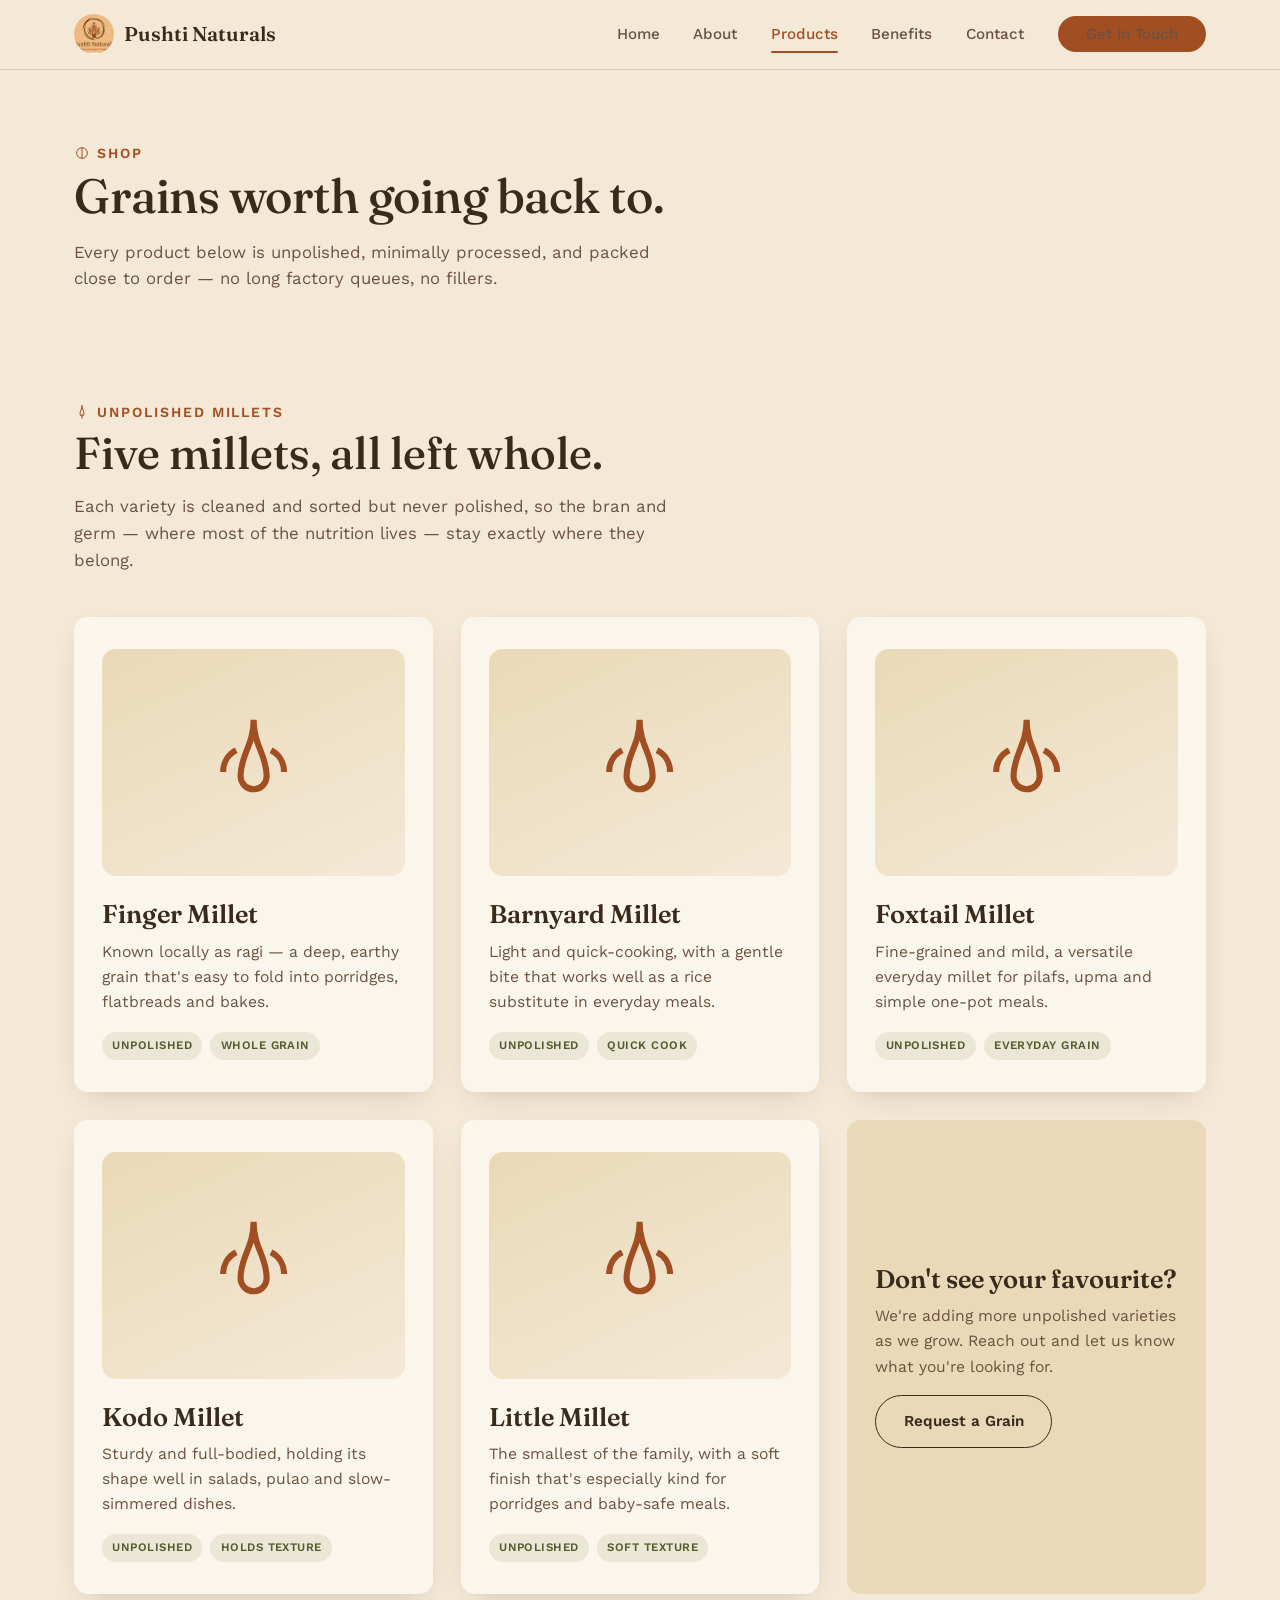
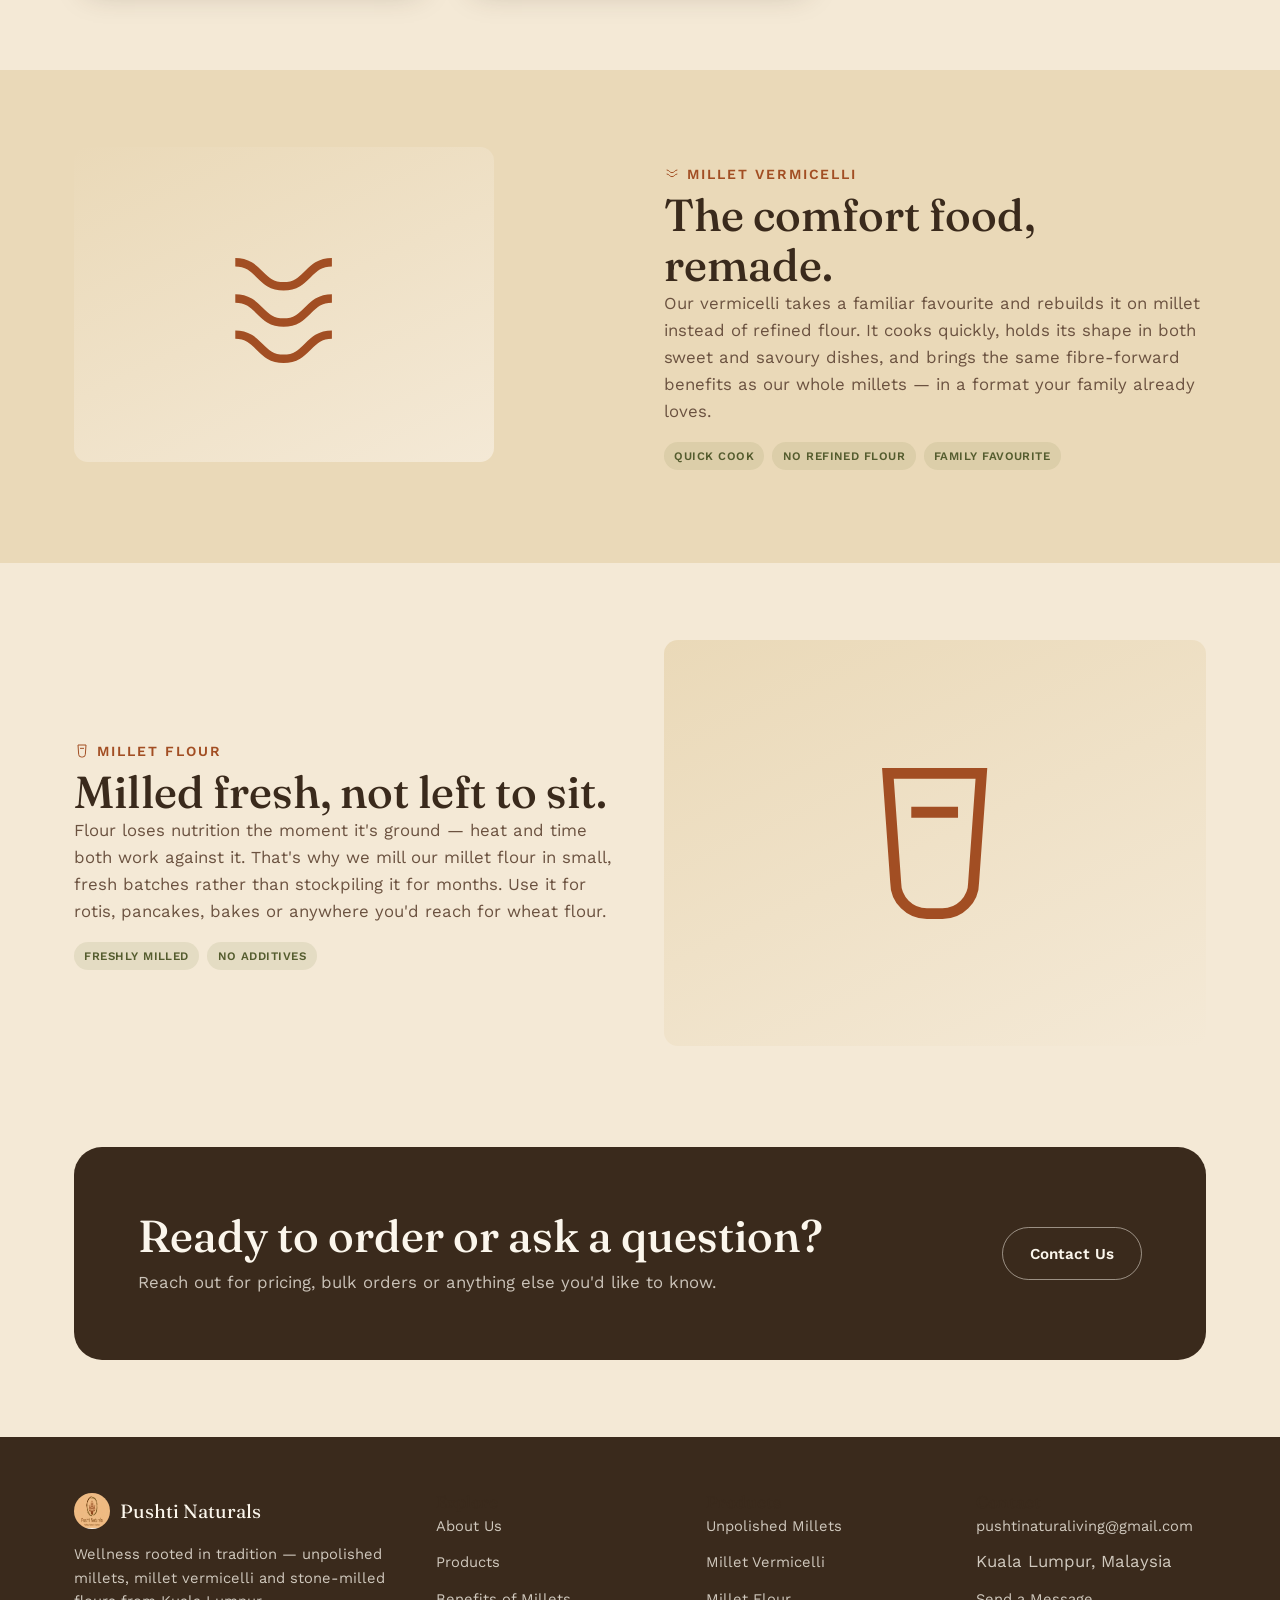
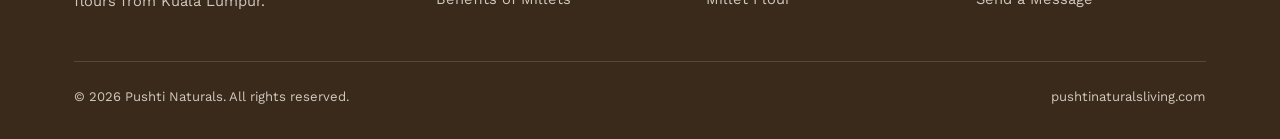
<file: products.html>
<!DOCTYPE html>
<html lang="en">
<head>
<meta charset="UTF-8" />
<meta name="viewport" content="width=device-width, initial-scale=1.0" />
<title>Products — Pushti Naturals</title>
<meta name="description" content="Shop unpolished millets — finger, barnyard, foxtail, kodo and little millet — plus millet vermicelli and stone-milled flour from Pushti Naturals." />
<meta property="og:title" content="Products — Pushti Naturals" />
<meta property="og:description" content="Unpolished millets, millet vermicelli and stone-milled flour." />
<meta property="og:type" content="website" />
<meta property="og:url" content="https://pushtinaturalsliving.com/products.html" />
<link rel="icon" href="assets/logo.jpg" type="image/jpeg" />
<link rel="canonical" href="https://pushtinaturalsliving.com/products.html" />

<link rel="preconnect" href="https://fonts.googleapis.com" />
<link rel="preconnect" href="https://fonts.gstatic.com" crossorigin />
<link href="https://fonts.googleapis.com/css2?family=Fraunces:ital,opsz,wght@0,9..144,300;0,9..144,500;0,9..144,600;1,9..144,500&family=Work+Sans:wght@400;500;600;700&display=swap" rel="stylesheet" />
<link rel="stylesheet" href="css/style.css" />
</head>
<body>

<header class="site-header">
  <nav class="nav container" aria-label="Primary">
    <a href="index.html" class="nav__brand">
      <img src="assets/logo.jpg" alt="Pushti Naturals logo" />
      Pushti Naturals
    </a>
    <button class="nav__toggle" aria-label="Toggle menu" aria-expanded="false">
      <span></span><span></span><span></span>
    </button>
    <div class="nav__links">
      <a href="index.html">Home</a>
      <a href="about.html">About</a>
      <a href="products.html" aria-current="page">Products</a>
      <a href="benefits.html">Benefits</a>
      <a href="contact.html">Contact</a>
      <a href="contact.html" class="btn btn--primary">Get in Touch</a>
    </div>
  </nav>
</header>

<main>
  <section class="page-banner container reveal">
    <span class="eyebrow">
      <svg viewBox="0 0 24 24" fill="none" stroke="currentColor" stroke-width="1.5"><path d="M4 12a8 8 0 1 0 16 0"/><path d="M4 12a8 8 0 1 1 16 0"/><path d="M12 4v16"/></svg>
      Shop
    </span>
    <h1>Grains worth going back to.</h1>
    <p>Every product below is unpolished, minimally processed, and packed
      close to order — no long factory queues, no fillers.</p>
  </section>

  <!-- Millets -->
  <section id="millets" class="section container">
    <div class="section-head reveal">
      <span class="eyebrow"><svg viewBox="0 0 24 24" fill="none" stroke="currentColor" stroke-width="1.5"><path d="M12 2c0 6-3 8-3 13a3 3 0 0 0 6 0c0-5-3-7-3-13Z"/><path d="M12 15V22"/></svg> Unpolished Millets</span>
      <h2>Five millets, all left whole.</h2>
      <p>Each variety is cleaned and sorted but never polished, so the bran and germ — where most of the nutrition lives — stay exactly where they belong.</p>
    </div>

    <div class="grid grid--3">
      <article class="card reveal">
        <div class="product-card__art">
          <svg viewBox="0 0 24 24" fill="none" stroke="currentColor" stroke-width="1.4"><path d="M12 2c0 6-3 8-3 13a3 3 0 0 0 6 0c0-5-3-7-3-13Z"/><path d="M8 9c-2 1-3 3-3 5"/><path d="M16 9c2 1 3 3 3 5"/></svg>
        </div>
        <h3>Finger Millet</h3>
        <p>Known locally as ragi — a deep, earthy grain that's easy to fold into porridges, flatbreads and bakes.</p>
        <div class="card__tag-row"><span class="tag">Unpolished</span><span class="tag">Whole Grain</span></div>
      </article>

      <article class="card reveal">
        <div class="product-card__art">
          <svg viewBox="0 0 24 24" fill="none" stroke="currentColor" stroke-width="1.4"><path d="M12 2c0 6-3 8-3 13a3 3 0 0 0 6 0c0-5-3-7-3-13Z"/><path d="M8 9c-2 1-3 3-3 5"/><path d="M16 9c2 1 3 3 3 5"/></svg>
        </div>
        <h3>Barnyard Millet</h3>
        <p>Light and quick-cooking, with a gentle bite that works well as a rice substitute in everyday meals.</p>
        <div class="card__tag-row"><span class="tag">Unpolished</span><span class="tag">Quick Cook</span></div>
      </article>

      <article class="card reveal">
        <div class="product-card__art">
          <svg viewBox="0 0 24 24" fill="none" stroke="currentColor" stroke-width="1.4"><path d="M12 2c0 6-3 8-3 13a3 3 0 0 0 6 0c0-5-3-7-3-13Z"/><path d="M8 9c-2 1-3 3-3 5"/><path d="M16 9c2 1 3 3 3 5"/></svg>
        </div>
        <h3>Foxtail Millet</h3>
        <p>Fine-grained and mild, a versatile everyday millet for pilafs, upma and simple one-pot meals.</p>
        <div class="card__tag-row"><span class="tag">Unpolished</span><span class="tag">Everyday Grain</span></div>
      </article>

      <article class="card reveal">
        <div class="product-card__art">
          <svg viewBox="0 0 24 24" fill="none" stroke="currentColor" stroke-width="1.4"><path d="M12 2c0 6-3 8-3 13a3 3 0 0 0 6 0c0-5-3-7-3-13Z"/><path d="M8 9c-2 1-3 3-3 5"/><path d="M16 9c2 1 3 3 3 5"/></svg>
        </div>
        <h3>Kodo Millet</h3>
        <p>Sturdy and full-bodied, holding its shape well in salads, pulao and slow-simmered dishes.</p>
        <div class="card__tag-row"><span class="tag">Unpolished</span><span class="tag">Holds Texture</span></div>
      </article>

      <article class="card reveal">
        <div class="product-card__art">
          <svg viewBox="0 0 24 24" fill="none" stroke="currentColor" stroke-width="1.4"><path d="M12 2c0 6-3 8-3 13a3 3 0 0 0 6 0c0-5-3-7-3-13Z"/><path d="M8 9c-2 1-3 3-3 5"/><path d="M16 9c2 1 3 3 3 5"/></svg>
        </div>
        <h3>Little Millet</h3>
        <p>The smallest of the family, with a soft finish that's especially kind for porridges and baby-safe meals.</p>
        <div class="card__tag-row"><span class="tag">Unpolished</span><span class="tag">Soft Texture</span></div>
      </article>

      <article class="card reveal" style="display:flex; flex-direction:column; justify-content:center; background:var(--clr-cream-deep); box-shadow:none;">
        <h3>Don't see your favourite?</h3>
        <p>We're adding more unpolished varieties as we grow. Reach out and let us know what you're looking for.</p>
        <a href="contact.html" class="btn btn--ghost" style="margin-top:1rem; width:fit-content;">Request a Grain</a>
      </article>
    </div>
  </section>

  <!-- Vermicelli -->
  <section id="vermicelli" class="section section--alt">
    <div class="container">
      <div class="split">
        <div class="reveal">
          <div class="product-card__art" style="max-width:420px;">
            <svg viewBox="0 0 24 24" fill="none" stroke="currentColor" stroke-width="1.4"><path d="M4 5c4 0 4 4 8 4s4-4 8-4"/><path d="M4 11c4 0 4 4 8 4s4-4 8-4"/><path d="M4 17c4 0 4 4 8 4s4-4 8-4"/></svg>
          </div>
        </div>
        <div class="reveal">
          <span class="eyebrow"><svg viewBox="0 0 24 24" fill="none" stroke="currentColor" stroke-width="1.5"><path d="M4 6c4 0 4 4 8 4s4-4 8-4"/><path d="M4 12c4 0 4 4 8 4s4-4 8-4"/></svg> Millet Vermicelli</span>
          <h2>The comfort food, remade.</h2>
          <p>
            Our vermicelli takes a familiar favourite and rebuilds it on
            millet instead of refined flour. It cooks quickly, holds its
            shape in both sweet and savoury dishes, and brings the same
            fibre-forward benefits as our whole millets — in a format your
            family already loves.
          </p>
          <div class="card__tag-row"><span class="tag">Quick Cook</span><span class="tag">No Refined Flour</span><span class="tag">Family Favourite</span></div>
        </div>
      </div>
    </div>
  </section>

  <!-- Flour -->
  <section id="flour" class="section container">
    <div class="split">
      <div class="reveal">
        <span class="eyebrow"><svg viewBox="0 0 24 24" fill="none" stroke="currentColor" stroke-width="1.5"><path d="M6 3h12l-1 14a4 4 0 0 1-4 4h-2a4 4 0 0 1-4-4L6 3Z"/><path d="M9 8h6"/></svg> Millet Flour</span>
        <h2>Milled fresh, not left to sit.</h2>
        <p>
          Flour loses nutrition the moment it's ground — heat and time both
          work against it. That's why we mill our millet flour in small,
          fresh batches rather than stockpiling it for months. Use it for
          rotis, pancakes, bakes or anywhere you'd reach for wheat flour.
        </p>
        <div class="card__tag-row"><span class="tag">Freshly Milled</span><span class="tag">No Additives</span></div>
      </div>
      <div class="reveal">
        <div class="product-card__art">
          <svg viewBox="0 0 24 24" fill="none" stroke="currentColor" stroke-width="1.4"><path d="M6 3h12l-1 14a4 4 0 0 1-4 4h-2a4 4 0 0 1-4-4L6 3Z"/><path d="M9 8h6"/></svg>
        </div>
      </div>
    </div>
  </section>

  <section class="container" style="padding-bottom: clamp(3.5rem, 6vw, 6.5rem);">
    <div class="cta-band reveal">
      <div>
        <h2>Ready to order or ask a question?</h2>
        <p>Reach out for pricing, bulk orders or anything else you'd like to know.</p>
      </div>
      <a href="contact.html" class="btn btn--on-dark">Contact Us</a>
    </div>
  </section>
</main>

<footer class="site-footer">
  <div class="container">
    <div class="footer__grid">
      <div>
        <div class="footer__brand">
          <img src="assets/logo.jpg" alt="Pushti Naturals logo" />
          Pushti Naturals
        </div>
        <p>Wellness rooted in tradition — unpolished millets, millet vermicelli and stone-milled flours from Kuala Lumpur.</p>
      </div>
      <div>
        <h4>Explore</h4>
        <ul>
          <li><a href="about.html">About Us</a></li>
          <li><a href="products.html">Products</a></li>
          <li><a href="benefits.html">Benefits of Millets</a></li>
        </ul>
      </div>
      <div>
        <h4>Products</h4>
        <ul>
          <li><a href="products.html#millets">Unpolished Millets</a></li>
          <li><a href="products.html#vermicelli">Millet Vermicelli</a></li>
          <li><a href="products.html#flour">Millet Flour</a></li>
        </ul>
      </div>
      <div>
        <h4>Contact</h4>
        <ul>
          <li><a href="mailto:pushtinaturaliving@gmail.com">pushtinaturaliving@gmail.com</a></li>
          <li>Kuala Lumpur, Malaysia</li>
          <li><a href="contact.html">Send a Message</a></li>
        </ul>
      </div>
    </div>
    <div class="footer__bottom">
      <span>&copy; <span data-year>2026</span> Pushti Naturals. All rights reserved.</span>
      <span>pushtinaturalsliving.com</span>
    </div>
  </div>
</footer>

<script src="js/main.js"></script>
</body>
</html>
</file>
<file: css/style.css>
/* ==========================================================================
   Pushti Naturals — Stylesheet
   Wellness Rooted in Tradition
   ========================================================================== */

/* ---- Design tokens -------------------------------------------------- */
:root {
  /* Color palette — pulled from the brand mark: toasted wheat, moss ring,
     soil brown, oat cream. Nothing off-the-shelf. */
  --clr-cream:        #F4E9D6;   /* base background, matches logo backdrop */
  --clr-cream-deep:    #EAD9B8;   /* section alt background */
  --clr-paper:         #FBF6EC;   /* card surface, lighter than base */
  --clr-brown-deep:    #3A2A1C;   /* headings, primary text */
  --clr-brown-soft:    #6B5240;   /* body text */
  --clr-rust:          #A24E23;   /* primary accent — wheat-head rust */
  --clr-rust-dark:     #7E3A18;
  --clr-olive:         #707A3E;   /* secondary accent — ring green */
  --clr-olive-dark:    #545C2E;
  --clr-white:         #FFFFFF;
  --clr-line:          rgba(58, 42, 28, 0.14);

  /* Type */
  --font-display: "Fraunces", "Iowan Old Style", Georgia, serif;
  --font-body: "Work Sans", "Segoe UI", sans-serif;

  /* Scale */
  --fs-h1: clamp(2.4rem, 5vw + 1rem, 4.4rem);
  --fs-h2: clamp(1.8rem, 2.6vw + 1rem, 2.8rem);
  --fs-h3: clamp(1.25rem, 1.2vw + 1rem, 1.6rem);
  --fs-body: 1.05rem;
  --fs-small: 0.875rem;

  /* Layout */
  --max-width: 1180px;
  --radius-md: 14px;
  --radius-lg: 28px;
  --shadow-card: 0 10px 30px -14px rgba(58, 42, 28, 0.28);
  --transition: 220ms ease;
}

/* ---- Reset ------------------------------------------------------------ */
*, *::before, *::after { box-sizing: border-box; }
html { scroll-behavior: smooth; }
body, h1, h2, h3, h4, p, ul, figure { margin: 0; }
ul { padding: 0; list-style: none; }
img { max-width: 100%; display: block; }
a { color: inherit; text-decoration: none; }
button { font: inherit; cursor: pointer; }

@media (prefers-reduced-motion: reduce) {
  html { scroll-behavior: auto; }
  *, *::before, *::after {
    animation-duration: 0.01ms !important;
    animation-iteration-count: 1 !important;
    transition-duration: 0.01ms !important;
    scroll-behavior: auto !important;
  }
}

body {
  font-family: var(--font-body);
  font-size: var(--fs-body);
  color: var(--clr-brown-soft);
  background: var(--clr-cream);
  line-height: 1.6;
  -webkit-font-smoothing: antialiased;
}

h1, h2, h3, h4 {
  font-family: var(--font-display);
  color: var(--clr-brown-deep);
  line-height: 1.12;
  font-weight: 600;
}

h1 { font-size: var(--fs-h1); font-weight: 500; letter-spacing: -0.01em; }
h2 { font-size: var(--fs-h2); font-weight: 500; }
h3 { font-size: var(--fs-h3); font-weight: 600; }

p { max-width: 62ch; }

.eyebrow {
  display: inline-flex;
  align-items: center;
  gap: 0.5em;
  font-family: var(--font-body);
  font-size: var(--fs-small);
  font-weight: 600;
  letter-spacing: 0.14em;
  text-transform: uppercase;
  color: var(--clr-rust);
}

.eyebrow svg { width: 16px; height: 16px; }

:focus-visible {
  outline: 3px solid var(--clr-olive);
  outline-offset: 3px;
}

/* ---- Layout helpers ---------------------------------------------------- */
.container {
  width: 100%;
  max-width: var(--max-width);
  margin-inline: auto;
  padding-inline: 1.5rem;
}

.section { padding-block: clamp(3.5rem, 6vw, 6.5rem); }
.section--alt { background: var(--clr-cream-deep); }
.section--brown {
  background: var(--clr-brown-deep);
  color: #E6DCCC;
}
.section--brown h2, .section--brown h3 { color: var(--clr-paper); }

.section-head {
  max-width: 640px;
  margin-bottom: 2.75rem;
}
.section-head p { margin-top: 0.9rem; color: var(--clr-brown-soft); }

.grid {
  display: grid;
  gap: 1.75rem;
}
.grid--3 { grid-template-columns: repeat(3, 1fr); }
.grid--2 { grid-template-columns: repeat(2, 1fr); }

@media (max-width: 900px) {
  .grid--3 { grid-template-columns: repeat(2, 1fr); }
}
@media (max-width: 620px) {
  .grid--3, .grid--2 { grid-template-columns: 1fr; }
}

/* ---- Buttons ------------------------------------------------------------ */
.btn {
  display: inline-flex;
  align-items: center;
  gap: 0.6rem;
  padding: 0.85rem 1.7rem;
  border-radius: 999px;
  font-weight: 600;
  font-size: 0.95rem;
  border: 1.5px solid transparent;
  transition: transform var(--transition), background var(--transition), color var(--transition), border-color var(--transition);
}
.btn:hover { transform: translateY(-2px); }

.btn--primary {
  background: var(--clr-rust);
  color: var(--clr-white);
}
.btn--primary:hover { background: var(--clr-rust-dark); }

.btn--ghost {
  background: transparent;
  border-color: var(--clr-brown-deep);
  color: var(--clr-brown-deep);
}
.btn--ghost:hover { background: var(--clr-brown-deep); color: var(--clr-paper); }

.btn--on-dark {
  background: transparent;
  border-color: rgba(251, 246, 236, 0.5);
  color: var(--clr-paper);
}
.btn--on-dark:hover { background: var(--clr-paper); color: var(--clr-brown-deep); }

/* ---- Site header / nav --------------------------------------------------- */
.site-header {
  position: sticky;
  top: 0;
  z-index: 50;
  background: rgba(244, 233, 214, 0.9);
  backdrop-filter: blur(10px);
  border-bottom: 1px solid var(--clr-line);
}

.nav {
  display: flex;
  align-items: center;
  justify-content: space-between;
  padding-block: 0.9rem;
}

.nav__brand {
  display: flex;
  align-items: center;
  gap: 0.65rem;
  font-family: var(--font-display);
  font-size: 1.25rem;
  font-weight: 600;
  color: var(--clr-brown-deep);
}
.nav__brand img { width: 40px; height: 40px; border-radius: 50%; object-fit: cover; }

.nav__links {
  display: flex;
  gap: 2.1rem;
  align-items: center;
}
.nav__links a {
  font-size: 0.95rem;
  font-weight: 500;
  color: var(--clr-brown-soft);
  position: relative;
  padding-block: 0.3rem;
  transition: color var(--transition);
}
.nav__links a:hover, .nav__links a[aria-current="page"] { color: var(--clr-rust); }
.nav__links a[aria-current="page"]::after {
  content: "";
  position: absolute;
  left: 0; right: 0; bottom: -2px;
  height: 2px;
  background: var(--clr-rust);
  border-radius: 2px;
}

.nav__toggle {
  display: none;
  background: none;
  border: none;
  width: 40px;
  height: 40px;
  position: relative;
}
.nav__toggle span {
  position: absolute;
  left: 8px; right: 8px;
  height: 2px;
  background: var(--clr-brown-deep);
  transition: transform var(--transition), opacity var(--transition);
}
.nav__toggle span:nth-child(1) { top: 13px; }
.nav__toggle span:nth-child(2) { top: 19px; }
.nav__toggle span:nth-child(3) { top: 25px; }
.nav__toggle.is-open span:nth-child(1) { transform: translateY(6px) rotate(45deg); }
.nav__toggle.is-open span:nth-child(2) { opacity: 0; }
.nav__toggle.is-open span:nth-child(3) { transform: translateY(-6px) rotate(-45deg); }

@media (max-width: 820px) {
  .nav__toggle { display: block; }
  .nav__links {
    position: absolute;
    top: 100%; left: 0; right: 0;
    flex-direction: column;
    align-items: flex-start;
    gap: 0;
    background: var(--clr-cream);
    border-bottom: 1px solid var(--clr-line);
    max-height: 0;
    overflow: hidden;
    transition: max-height var(--transition);
  }
  .nav__links.is-open { max-height: 420px; }
  .nav__links a {
    width: 100%;
    padding: 1rem 1.5rem;
    border-top: 1px solid var(--clr-line);
  }
  .nav__links .btn { margin: 1rem 1.5rem; }
}

/* ---- Hero ---------------------------------------------------------------- */
.hero {
  position: relative;
  overflow: hidden;
  padding-block: clamp(3rem, 8vw, 6rem);
}

.hero__grid {
  display: grid;
  grid-template-columns: 1.1fr 0.9fr;
  gap: 3rem;
  align-items: center;
}

.hero__eyebrow { margin-bottom: 1.1rem; }

.hero h1 { margin-bottom: 1.3rem; }
.hero h1 em {
  font-style: italic;
  color: var(--clr-rust);
}

.hero p.lede {
  font-size: 1.15rem;
  color: var(--clr-brown-soft);
  margin-bottom: 2rem;
}

.hero__actions {
  display: flex;
  gap: 1rem;
  flex-wrap: wrap;
}

.hero__art {
  position: relative;
  display: grid;
  place-items: center;
}

.grain-ring {
  position: relative;
  width: min(100%, 420px);
  aspect-ratio: 1;
  border-radius: 50%;
  background: var(--clr-cream-deep);
  display: grid;
  place-items: center;
  box-shadow: var(--shadow-card);
}
.grain-ring svg { width: 62%; height: 62%; }

.grain-ring::before, .grain-ring::after {
  content: "";
  position: absolute;
  inset: -10px;
  border-radius: 50%;
  border: 3px solid var(--clr-olive);
  opacity: 0.55;
  clip-path: polygon(0 0, 100% 0, 100% 45%, 0 55%);
}
.grain-ring::after {
  border-color: var(--clr-rust);
  inset: -18px;
  opacity: 0.35;
  clip-path: polygon(0 55%, 100% 45%, 100% 100%, 0 100%);
}

@media (max-width: 900px) {
  .hero__grid { grid-template-columns: 1fr; }
  .hero__art { order: -1; }
  .grain-ring { width: min(100%, 280px); }
}

/* ---- Wheat divider (signature motif) -------------------------------- */
.wheat-divider {
  display: flex;
  align-items: center;
  gap: 1rem;
  color: var(--clr-rust);
  margin-block: 3rem;
}
.wheat-divider::before, .wheat-divider::after {
  content: "";
  flex: 1;
  height: 1px;
  background: var(--clr-line);
}
.wheat-divider svg { width: 30px; height: 30px; }

/* ---- Cards ------------------------------------------------------------- */
.card {
  background: var(--clr-paper);
  border-radius: var(--radius-md);
  padding: 2rem 1.75rem;
  box-shadow: var(--shadow-card);
  transition: transform var(--transition), box-shadow var(--transition);
}
.card:hover { transform: translateY(-4px); }

.card__icon {
  width: 56px;
  height: 56px;
  border-radius: 50%;
  background: var(--clr-cream-deep);
  color: var(--clr-rust);
  display: grid;
  place-items: center;
  margin-bottom: 1.25rem;
}
.card__icon svg { width: 30px; height: 30px; }

.card h3 { margin-bottom: 0.6rem; }
.card p { font-size: 0.98rem; }

.card__tag-row {
  display: flex;
  gap: 0.5rem;
  flex-wrap: wrap;
  margin-top: 1.1rem;
}
.tag {
  font-size: 0.72rem;
  font-weight: 600;
  letter-spacing: 0.04em;
  text-transform: uppercase;
  color: var(--clr-olive-dark);
  background: rgba(112, 122, 62, 0.12);
  padding: 0.3rem 0.65rem;
  border-radius: 999px;
}

/* Product card image band */
.product-card__art {
  aspect-ratio: 4 / 3;
  border-radius: var(--radius-md);
  background: linear-gradient(155deg, var(--clr-cream-deep), var(--clr-cream));
  display: grid;
  place-items: center;
  margin-bottom: 1.5rem;
  overflow: hidden;
}
.product-card__art svg { width: 46%; height: 46%; color: var(--clr-rust); }

/* ---- Fade-in on scroll --------------------------------------------------- */
.reveal {
  opacity: 0;
  transform: translateY(18px);
  transition: opacity 700ms ease, transform 700ms ease;
}
.reveal.is-visible {
  opacity: 1;
  transform: translateY(0);
}

/* ---- CTA band ------------------------------------------------------------ */
.cta-band {
  background: var(--clr-brown-deep);
  color: var(--clr-paper);
  border-radius: var(--radius-lg);
  padding: clamp(2.5rem, 5vw, 4rem);
  display: flex;
  align-items: center;
  justify-content: space-between;
  gap: 2rem;
  flex-wrap: wrap;
}
.cta-band h2 { color: var(--clr-paper); margin-bottom: 0.5rem; }
.cta-band p { color: rgba(251, 246, 236, 0.75); }

/* ---- Footer ---------------------------------------------------------- */
.site-footer {
  background: var(--clr-brown-deep);
  color: rgba(251, 246, 236, 0.78);
  padding-block: 3.5rem 2rem;
}
.footer__grid {
  display: grid;
  grid-template-columns: 1.4fr 1fr 1fr 1fr;
  gap: 2.5rem;
  padding-bottom: 2.5rem;
  border-bottom: 1px solid rgba(251, 246, 236, 0.14);
}
.footer__brand {
  display: flex;
  align-items: center;
  gap: 0.65rem;
  color: var(--clr-paper);
  font-family: var(--font-display);
  font-size: 1.2rem;
  margin-bottom: 0.9rem;
}
.footer__brand img { width: 36px; height: 36px; border-radius: 50%; }
.footer h4 {
  color: var(--clr-paper);
  font-family: var(--font-body);
  font-size: 0.85rem;
  letter-spacing: 0.08em;
  text-transform: uppercase;
  margin-bottom: 1rem;
}
.footer__grid a, .footer__grid p { font-size: 0.92rem; }
.footer__grid li { margin-bottom: 0.6rem; }
.footer__grid a:hover { color: var(--clr-paper); }
.footer__bottom {
  display: flex;
  justify-content: space-between;
  flex-wrap: wrap;
  gap: 0.75rem;
  padding-top: 1.5rem;
  font-size: 0.82rem;
}

@media (max-width: 780px) {
  .footer__grid { grid-template-columns: 1fr 1fr; }
}
@media (max-width: 480px) {
  .footer__grid { grid-template-columns: 1fr; }
}

/* ---- Page banner (inner pages) --------------------------------------- */
.page-banner {
  padding-block: clamp(2.75rem, 6vw, 4.5rem) 2rem;
}
.page-banner h1 { font-size: clamp(2rem, 4vw, 3rem); }
.page-banner p { margin-top: 1rem; font-size: 1.05rem; }

/* ---- Benefit list ------------------------------------------------------ */
.benefit-row {
  display: grid;
  grid-template-columns: 64px 1fr;
  gap: 1.5rem;
  padding-block: 2rem;
  border-top: 1px solid var(--clr-line);
}
.benefit-row:last-child { border-bottom: 1px solid var(--clr-line); }
.benefit-row__icon {
  width: 56px; height: 56px;
  border-radius: 50%;
  background: var(--clr-paper);
  color: var(--clr-rust);
  display: grid; place-items: center;
  box-shadow: var(--shadow-card);
}
.benefit-row__icon svg { width: 28px; height: 28px; }

/* ---- Form --------------------------------------------------------------- */
.form {
  display: grid;
  gap: 1.3rem;
  max-width: 560px;
}
.field { display: grid; gap: 0.5rem; }
.field label { font-size: 0.88rem; font-weight: 600; color: var(--clr-brown-deep); }
.field input, .field textarea {
  font: inherit;
  padding: 0.9rem 1rem;
  border-radius: 10px;
  border: 1.5px solid var(--clr-line);
  background: var(--clr-paper);
  color: var(--clr-brown-deep);
  transition: border-color var(--transition);
}
.field input:focus, .field textarea:focus {
  border-color: var(--clr-rust);
  outline: none;
}
.field textarea { resize: vertical; min-height: 140px; }
.form__status {
  font-size: 0.92rem;
  font-weight: 600;
  min-height: 1.2em;
}
.form__status[data-state="success"] { color: var(--clr-olive-dark); }
.form__status[data-state="error"] { color: var(--clr-rust-dark); }

.contact-details {
  display: grid;
  gap: 1.5rem;
}
.contact-details__item h4 {
  font-family: var(--font-body);
  font-size: 0.82rem;
  text-transform: uppercase;
  letter-spacing: 0.08em;
  color: var(--clr-olive-dark);
  margin-bottom: 0.35rem;
}

/* ---- Misc utility ------------------------------------------------------- */
.stack { display: grid; gap: 1.25rem; }
.split {
  display: grid;
  grid-template-columns: 1fr 1fr;
  gap: 3rem;
  align-items: center;
}
@media (max-width: 860px) {
  .split { grid-template-columns: 1fr; }
}
.center { text-align: center; margin-inline: auto; }
</file>
